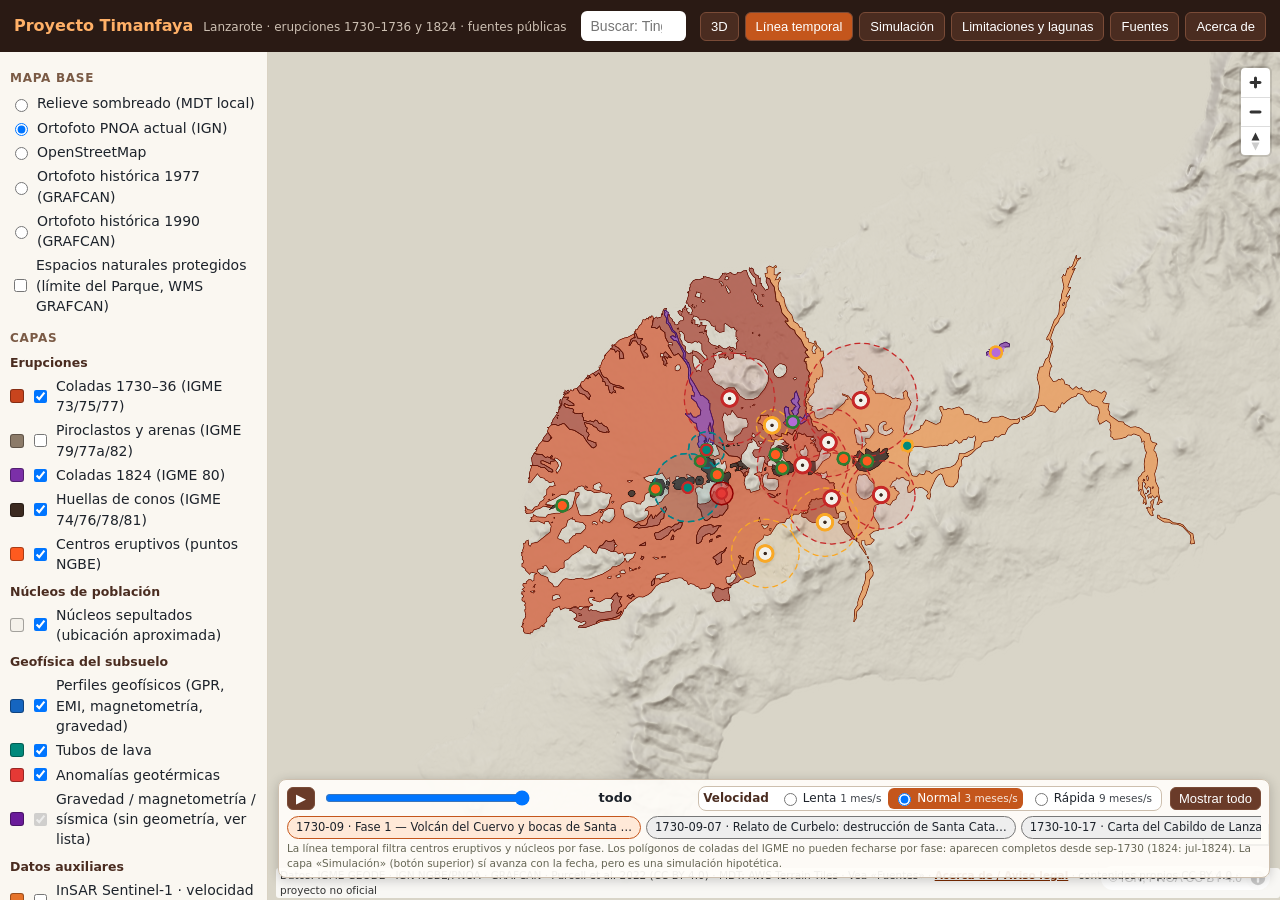
<file: index.html>
<!doctype html>
<html lang="es">
<head>
<meta charset="utf-8">
<title>Proyecto Timanfaya — redirigiendo…</title>
<meta name="viewport" content="width=device-width,initial-scale=1">
<meta http-equiv="refresh" content="0; url=app/">
<link rel="canonical" href="app/">
<script>location.replace('app/' + location.search + location.hash);</script>
</head>
<body>
<p>Redirigiendo al visor… Si no ocurre automáticamente, abre <a href="app/">Proyecto Timanfaya (app/)</a>.</p>
</body>
</html>
</file>
<file: app/vendor/maplibre-gl.css>
.maplibregl-map{font:12px/20px Helvetica Neue,Arial,Helvetica,sans-serif;overflow:hidden;position:relative;-webkit-tap-highlight-color:rgb(0 0 0/0)}.maplibregl-canvas{left:0;position:absolute;top:0}.maplibregl-map:fullscreen{height:100%;width:100%}.maplibregl-ctrl-group button.maplibregl-ctrl-compass{touch-action:none}.maplibregl-canvas-container.maplibregl-interactive,.maplibregl-ctrl-group button.maplibregl-ctrl-compass{cursor:grab;-webkit-user-select:none;-moz-user-select:none;user-select:none}.maplibregl-canvas-container.maplibregl-interactive.maplibregl-track-pointer{cursor:pointer}.maplibregl-canvas-container.maplibregl-interactive:active,.maplibregl-ctrl-group button.maplibregl-ctrl-compass:active{cursor:grabbing}.maplibregl-canvas-container.maplibregl-touch-zoom-rotate,.maplibregl-canvas-container.maplibregl-touch-zoom-rotate .maplibregl-canvas{touch-action:pan-x pan-y}.maplibregl-canvas-container.maplibregl-touch-drag-pan,.maplibregl-canvas-container.maplibregl-touch-drag-pan .maplibregl-canvas{touch-action:pinch-zoom}.maplibregl-canvas-container.maplibregl-touch-zoom-rotate.maplibregl-touch-drag-pan,.maplibregl-canvas-container.maplibregl-touch-zoom-rotate.maplibregl-touch-drag-pan .maplibregl-canvas{touch-action:none}.maplibregl-canvas-container.maplibregl-touch-drag-pan.maplibregl-cooperative-gestures,.maplibregl-canvas-container.maplibregl-touch-drag-pan.maplibregl-cooperative-gestures .maplibregl-canvas{touch-action:pan-x pan-y}.maplibregl-ctrl-bottom-left,.maplibregl-ctrl-bottom-right,.maplibregl-ctrl-top-left,.maplibregl-ctrl-top-right{pointer-events:none;position:absolute;z-index:2}.maplibregl-ctrl-top-left{left:0;top:0}.maplibregl-ctrl-top-right{right:0;top:0}.maplibregl-ctrl-bottom-left{bottom:0;left:0}.maplibregl-ctrl-bottom-right{bottom:0;right:0}.maplibregl-ctrl{clear:both;pointer-events:auto;transform:translate(0)}.maplibregl-ctrl-top-left .maplibregl-ctrl{float:left;margin:10px 0 0 10px}.maplibregl-ctrl-top-right .maplibregl-ctrl{float:right;margin:10px 10px 0 0}.maplibregl-ctrl-bottom-left .maplibregl-ctrl{float:left;margin:0 0 10px 10px}.maplibregl-ctrl-bottom-right .maplibregl-ctrl{float:right;margin:0 10px 10px 0}.maplibregl-ctrl-group{background:#fff;border-radius:4px}.maplibregl-ctrl-group:not(:empty){box-shadow:0 0 0 2px rgba(0,0,0,.1)}@media (forced-colors:active){.maplibregl-ctrl-group:not(:empty){box-shadow:0 0 0 2px ButtonText}}.maplibregl-ctrl-group button{background-color:transparent;border:0;box-sizing:border-box;cursor:pointer;display:block;height:29px;outline:none;padding:0;width:29px}.maplibregl-ctrl-group button+button{border-top:1px solid #ddd}.maplibregl-ctrl button .maplibregl-ctrl-icon{background-position:50%;background-repeat:no-repeat;display:block;height:100%;width:100%}@media (forced-colors:active){.maplibregl-ctrl-icon{background-color:transparent}.maplibregl-ctrl-group button+button{border-top:1px solid ButtonText}}.maplibregl-ctrl button::-moz-focus-inner{border:0;padding:0}.maplibregl-ctrl-attrib-button:focus,.maplibregl-ctrl-group button:focus{box-shadow:0 0 2px 2px #0096ff}.maplibregl-ctrl button:disabled{cursor:not-allowed}.maplibregl-ctrl button:disabled .maplibregl-ctrl-icon{opacity:.25}.maplibregl-ctrl button:not(:disabled):hover{background-color:rgb(0 0 0/5%)}.maplibregl-ctrl-group button:focus:focus-visible{box-shadow:0 0 2px 2px #0096ff}.maplibregl-ctrl-group button:focus:not(:focus-visible){box-shadow:none}.maplibregl-ctrl-group button:focus:first-child{border-radius:4px 4px 0 0}.maplibregl-ctrl-group button:focus:last-child{border-radius:0 0 4px 4px}.maplibregl-ctrl-group button:focus:only-child{border-radius:inherit}.maplibregl-ctrl button.maplibregl-ctrl-zoom-out .maplibregl-ctrl-icon{background-image:url("data:image/svg+xml;charset=utf-8,%3Csvg xmlns='http://www.w3.org/2000/svg' width='29' height='29' fill='%23333' viewBox='0 0 29 29'%3E%3Cpath d='M10 13c-.75 0-1.5.75-1.5 1.5S9.25 16 10 16h9c.75 0 1.5-.75 1.5-1.5S19.75 13 19 13z'/%3E%3C/svg%3E")}.maplibregl-ctrl button.maplibregl-ctrl-zoom-in .maplibregl-ctrl-icon{background-image:url("data:image/svg+xml;charset=utf-8,%3Csvg xmlns='http://www.w3.org/2000/svg' width='29' height='29' fill='%23333' viewBox='0 0 29 29'%3E%3Cpath d='M14.5 8.5c-.75 0-1.5.75-1.5 1.5v3h-3c-.75 0-1.5.75-1.5 1.5S9.25 16 10 16h3v3c0 .75.75 1.5 1.5 1.5S16 19.75 16 19v-3h3c.75 0 1.5-.75 1.5-1.5S19.75 13 19 13h-3v-3c0-.75-.75-1.5-1.5-1.5'/%3E%3C/svg%3E")}@media (forced-colors:active){.maplibregl-ctrl button.maplibregl-ctrl-zoom-out .maplibregl-ctrl-icon{background-image:url("data:image/svg+xml;charset=utf-8,%3Csvg xmlns='http://www.w3.org/2000/svg' width='29' height='29' fill='%23fff' viewBox='0 0 29 29'%3E%3Cpath d='M10 13c-.75 0-1.5.75-1.5 1.5S9.25 16 10 16h9c.75 0 1.5-.75 1.5-1.5S19.75 13 19 13z'/%3E%3C/svg%3E")}.maplibregl-ctrl button.maplibregl-ctrl-zoom-in .maplibregl-ctrl-icon{background-image:url("data:image/svg+xml;charset=utf-8,%3Csvg xmlns='http://www.w3.org/2000/svg' width='29' height='29' fill='%23fff' viewBox='0 0 29 29'%3E%3Cpath d='M14.5 8.5c-.75 0-1.5.75-1.5 1.5v3h-3c-.75 0-1.5.75-1.5 1.5S9.25 16 10 16h3v3c0 .75.75 1.5 1.5 1.5S16 19.75 16 19v-3h3c.75 0 1.5-.75 1.5-1.5S19.75 13 19 13h-3v-3c0-.75-.75-1.5-1.5-1.5'/%3E%3C/svg%3E")}}@media (forced-colors:active) and (prefers-color-scheme:light){.maplibregl-ctrl button.maplibregl-ctrl-zoom-out .maplibregl-ctrl-icon{background-image:url("data:image/svg+xml;charset=utf-8,%3Csvg xmlns='http://www.w3.org/2000/svg' width='29' height='29' viewBox='0 0 29 29'%3E%3Cpath d='M10 13c-.75 0-1.5.75-1.5 1.5S9.25 16 10 16h9c.75 0 1.5-.75 1.5-1.5S19.75 13 19 13z'/%3E%3C/svg%3E")}.maplibregl-ctrl button.maplibregl-ctrl-zoom-in .maplibregl-ctrl-icon{background-image:url("data:image/svg+xml;charset=utf-8,%3Csvg xmlns='http://www.w3.org/2000/svg' width='29' height='29' viewBox='0 0 29 29'%3E%3Cpath d='M14.5 8.5c-.75 0-1.5.75-1.5 1.5v3h-3c-.75 0-1.5.75-1.5 1.5S9.25 16 10 16h3v3c0 .75.75 1.5 1.5 1.5S16 19.75 16 19v-3h3c.75 0 1.5-.75 1.5-1.5S19.75 13 19 13h-3v-3c0-.75-.75-1.5-1.5-1.5'/%3E%3C/svg%3E")}}.maplibregl-ctrl button.maplibregl-ctrl-fullscreen .maplibregl-ctrl-icon{background-image:url("data:image/svg+xml;charset=utf-8,%3Csvg xmlns='http://www.w3.org/2000/svg' width='29' height='29' fill='%23333' viewBox='0 0 29 29'%3E%3Cpath d='M24 16v5.5c0 1.75-.75 2.5-2.5 2.5H16v-1l3-1.5-4-5.5 1-1 5.5 4 1.5-3zM6 16l1.5 3 5.5-4 1 1-4 5.5 3 1.5v1H7.5C5.75 24 5 23.25 5 21.5V16zm7-11v1l-3 1.5 4 5.5-1 1-5.5-4L6 13H5V7.5C5 5.75 5.75 5 7.5 5zm11 2.5c0-1.75-.75-2.5-2.5-2.5H16v1l3 1.5-4 5.5 1 1 5.5-4 1.5 3h1z'/%3E%3C/svg%3E")}.maplibregl-ctrl button.maplibregl-ctrl-shrink .maplibregl-ctrl-icon{background-image:url("data:image/svg+xml;charset=utf-8,%3Csvg xmlns='http://www.w3.org/2000/svg' width='29' height='29' viewBox='0 0 29 29'%3E%3Cpath d='M18.5 16c-1.75 0-2.5.75-2.5 2.5V24h1l1.5-3 5.5 4 1-1-4-5.5 3-1.5v-1zM13 18.5c0-1.75-.75-2.5-2.5-2.5H5v1l3 1.5L4 24l1 1 5.5-4 1.5 3h1zm3-8c0 1.75.75 2.5 2.5 2.5H24v-1l-3-1.5L25 5l-1-1-5.5 4L17 5h-1zM10.5 13c1.75 0 2.5-.75 2.5-2.5V5h-1l-1.5 3L5 4 4 5l4 5.5L5 12v1z'/%3E%3C/svg%3E")}@media (forced-colors:active){.maplibregl-ctrl button.maplibregl-ctrl-fullscreen .maplibregl-ctrl-icon{background-image:url("data:image/svg+xml;charset=utf-8,%3Csvg xmlns='http://www.w3.org/2000/svg' width='29' height='29' fill='%23fff' viewBox='0 0 29 29'%3E%3Cpath d='M24 16v5.5c0 1.75-.75 2.5-2.5 2.5H16v-1l3-1.5-4-5.5 1-1 5.5 4 1.5-3zM6 16l1.5 3 5.5-4 1 1-4 5.5 3 1.5v1H7.5C5.75 24 5 23.25 5 21.5V16zm7-11v1l-3 1.5 4 5.5-1 1-5.5-4L6 13H5V7.5C5 5.75 5.75 5 7.5 5zm11 2.5c0-1.75-.75-2.5-2.5-2.5H16v1l3 1.5-4 5.5 1 1 5.5-4 1.5 3h1z'/%3E%3C/svg%3E")}.maplibregl-ctrl button.maplibregl-ctrl-shrink .maplibregl-ctrl-icon{background-image:url("data:image/svg+xml;charset=utf-8,%3Csvg xmlns='http://www.w3.org/2000/svg' width='29' height='29' fill='%23fff' viewBox='0 0 29 29'%3E%3Cpath d='M18.5 16c-1.75 0-2.5.75-2.5 2.5V24h1l1.5-3 5.5 4 1-1-4-5.5 3-1.5v-1zM13 18.5c0-1.75-.75-2.5-2.5-2.5H5v1l3 1.5L4 24l1 1 5.5-4 1.5 3h1zm3-8c0 1.75.75 2.5 2.5 2.5H24v-1l-3-1.5L25 5l-1-1-5.5 4L17 5h-1zM10.5 13c1.75 0 2.5-.75 2.5-2.5V5h-1l-1.5 3L5 4 4 5l4 5.5L5 12v1z'/%3E%3C/svg%3E")}}@media (forced-colors:active) and (prefers-color-scheme:light){.maplibregl-ctrl button.maplibregl-ctrl-fullscreen .maplibregl-ctrl-icon{background-image:url("data:image/svg+xml;charset=utf-8,%3Csvg xmlns='http://www.w3.org/2000/svg' width='29' height='29' viewBox='0 0 29 29'%3E%3Cpath d='M24 16v5.5c0 1.75-.75 2.5-2.5 2.5H16v-1l3-1.5-4-5.5 1-1 5.5 4 1.5-3zM6 16l1.5 3 5.5-4 1 1-4 5.5 3 1.5v1H7.5C5.75 24 5 23.25 5 21.5V16zm7-11v1l-3 1.5 4 5.5-1 1-5.5-4L6 13H5V7.5C5 5.75 5.75 5 7.5 5zm11 2.5c0-1.75-.75-2.5-2.5-2.5H16v1l3 1.5-4 5.5 1 1 5.5-4 1.5 3h1z'/%3E%3C/svg%3E")}.maplibregl-ctrl button.maplibregl-ctrl-shrink .maplibregl-ctrl-icon{background-image:url("data:image/svg+xml;charset=utf-8,%3Csvg xmlns='http://www.w3.org/2000/svg' width='29' height='29' viewBox='0 0 29 29'%3E%3Cpath d='M18.5 16c-1.75 0-2.5.75-2.5 2.5V24h1l1.5-3 5.5 4 1-1-4-5.5 3-1.5v-1zM13 18.5c0-1.75-.75-2.5-2.5-2.5H5v1l3 1.5L4 24l1 1 5.5-4 1.5 3h1zm3-8c0 1.75.75 2.5 2.5 2.5H24v-1l-3-1.5L25 5l-1-1-5.5 4L17 5h-1zM10.5 13c1.75 0 2.5-.75 2.5-2.5V5h-1l-1.5 3L5 4 4 5l4 5.5L5 12v1z'/%3E%3C/svg%3E")}}.maplibregl-ctrl button.maplibregl-ctrl-compass .maplibregl-ctrl-icon{background-image:url("data:image/svg+xml;charset=utf-8,%3Csvg xmlns='http://www.w3.org/2000/svg' width='29' height='29' fill='%23333' viewBox='0 0 29 29'%3E%3Cpath d='m10.5 14 4-8 4 8z'/%3E%3Cpath fill='%23ccc' d='m10.5 16 4 8 4-8z'/%3E%3C/svg%3E")}@media (forced-colors:active){.maplibregl-ctrl button.maplibregl-ctrl-compass .maplibregl-ctrl-icon{background-image:url("data:image/svg+xml;charset=utf-8,%3Csvg xmlns='http://www.w3.org/2000/svg' width='29' height='29' fill='%23fff' viewBox='0 0 29 29'%3E%3Cpath d='m10.5 14 4-8 4 8z'/%3E%3Cpath fill='%23ccc' d='m10.5 16 4 8 4-8z'/%3E%3C/svg%3E")}}@media (forced-colors:active) and (prefers-color-scheme:light){.maplibregl-ctrl button.maplibregl-ctrl-compass .maplibregl-ctrl-icon{background-image:url("data:image/svg+xml;charset=utf-8,%3Csvg xmlns='http://www.w3.org/2000/svg' width='29' height='29' viewBox='0 0 29 29'%3E%3Cpath d='m10.5 14 4-8 4 8z'/%3E%3Cpath fill='%23ccc' d='m10.5 16 4 8 4-8z'/%3E%3C/svg%3E")}}.maplibregl-ctrl button.maplibregl-ctrl-terrain .maplibregl-ctrl-icon{background-image:url("data:image/svg+xml;charset=utf-8,%3Csvg xmlns='http://www.w3.org/2000/svg' width='22' height='22' fill='%23333' viewBox='0 0 22 22'%3E%3Cpath d='m1.754 13.406 4.453-4.851 3.09 3.09 3.281 3.277.969-.969-3.309-3.312 3.844-4.121 6.148 6.886h1.082v-.855l-7.207-8.07-4.84 5.187L6.169 6.57l-5.48 5.965v.871ZM.688 16.844h20.625v1.375H.688Zm0 0'/%3E%3C/svg%3E")}.maplibregl-ctrl button.maplibregl-ctrl-terrain-enabled .maplibregl-ctrl-icon{background-image:url("data:image/svg+xml;charset=utf-8,%3Csvg xmlns='http://www.w3.org/2000/svg' width='22' height='22' fill='%2333b5e5' viewBox='0 0 22 22'%3E%3Cpath d='m1.754 13.406 4.453-4.851 3.09 3.09 3.281 3.277.969-.969-3.309-3.312 3.844-4.121 6.148 6.886h1.082v-.855l-7.207-8.07-4.84 5.187L6.169 6.57l-5.48 5.965v.871ZM.688 16.844h20.625v1.375H.688Zm0 0'/%3E%3C/svg%3E")}.maplibregl-ctrl button.maplibregl-ctrl-geolocate .maplibregl-ctrl-icon{background-image:url("data:image/svg+xml;charset=utf-8,%3Csvg xmlns='http://www.w3.org/2000/svg' width='29' height='29' fill='%23333' viewBox='0 0 20 20'%3E%3Cpath d='M10 4C9 4 9 5 9 5v.1A5 5 0 0 0 5.1 9H5s-1 0-1 1 1 1 1 1h.1A5 5 0 0 0 9 14.9v.1s0 1 1 1 1-1 1-1v-.1a5 5 0 0 0 3.9-3.9h.1s1 0 1-1-1-1-1-1h-.1A5 5 0 0 0 11 5.1V5s0-1-1-1m0 2.5a3.5 3.5 0 1 1 0 7 3.5 3.5 0 1 1 0-7'/%3E%3Ccircle cx='10' cy='10' r='2'/%3E%3C/svg%3E")}.maplibregl-ctrl button.maplibregl-ctrl-geolocate:disabled .maplibregl-ctrl-icon{background-image:url("data:image/svg+xml;charset=utf-8,%3Csvg xmlns='http://www.w3.org/2000/svg' width='29' height='29' fill='%23aaa' viewBox='0 0 20 20'%3E%3Cpath d='M10 4C9 4 9 5 9 5v.1A5 5 0 0 0 5.1 9H5s-1 0-1 1 1 1 1 1h.1A5 5 0 0 0 9 14.9v.1s0 1 1 1 1-1 1-1v-.1a5 5 0 0 0 3.9-3.9h.1s1 0 1-1-1-1-1-1h-.1A5 5 0 0 0 11 5.1V5s0-1-1-1m0 2.5a3.5 3.5 0 1 1 0 7 3.5 3.5 0 1 1 0-7'/%3E%3Ccircle cx='10' cy='10' r='2'/%3E%3Cpath fill='red' d='m14 5 1 1-9 9-1-1z'/%3E%3C/svg%3E")}.maplibregl-ctrl button.maplibregl-ctrl-geolocate.maplibregl-ctrl-geolocate-active .maplibregl-ctrl-icon{background-image:url("data:image/svg+xml;charset=utf-8,%3Csvg xmlns='http://www.w3.org/2000/svg' width='29' height='29' fill='%2333b5e5' viewBox='0 0 20 20'%3E%3Cpath d='M10 4C9 4 9 5 9 5v.1A5 5 0 0 0 5.1 9H5s-1 0-1 1 1 1 1 1h.1A5 5 0 0 0 9 14.9v.1s0 1 1 1 1-1 1-1v-.1a5 5 0 0 0 3.9-3.9h.1s1 0 1-1-1-1-1-1h-.1A5 5 0 0 0 11 5.1V5s0-1-1-1m0 2.5a3.5 3.5 0 1 1 0 7 3.5 3.5 0 1 1 0-7'/%3E%3Ccircle cx='10' cy='10' r='2'/%3E%3C/svg%3E")}.maplibregl-ctrl button.maplibregl-ctrl-geolocate.maplibregl-ctrl-geolocate-active-error .maplibregl-ctrl-icon{background-image:url("data:image/svg+xml;charset=utf-8,%3Csvg xmlns='http://www.w3.org/2000/svg' width='29' height='29' fill='%23e58978' viewBox='0 0 20 20'%3E%3Cpath d='M10 4C9 4 9 5 9 5v.1A5 5 0 0 0 5.1 9H5s-1 0-1 1 1 1 1 1h.1A5 5 0 0 0 9 14.9v.1s0 1 1 1 1-1 1-1v-.1a5 5 0 0 0 3.9-3.9h.1s1 0 1-1-1-1-1-1h-.1A5 5 0 0 0 11 5.1V5s0-1-1-1m0 2.5a3.5 3.5 0 1 1 0 7 3.5 3.5 0 1 1 0-7'/%3E%3Ccircle cx='10' cy='10' r='2'/%3E%3C/svg%3E")}.maplibregl-ctrl button.maplibregl-ctrl-geolocate.maplibregl-ctrl-geolocate-background .maplibregl-ctrl-icon{background-image:url("data:image/svg+xml;charset=utf-8,%3Csvg xmlns='http://www.w3.org/2000/svg' width='29' height='29' fill='%2333b5e5' viewBox='0 0 20 20'%3E%3Cpath d='M10 4C9 4 9 5 9 5v.1A5 5 0 0 0 5.1 9H5s-1 0-1 1 1 1 1 1h.1A5 5 0 0 0 9 14.9v.1s0 1 1 1 1-1 1-1v-.1a5 5 0 0 0 3.9-3.9h.1s1 0 1-1-1-1-1-1h-.1A5 5 0 0 0 11 5.1V5s0-1-1-1m0 2.5a3.5 3.5 0 1 1 0 7 3.5 3.5 0 1 1 0-7'/%3E%3C/svg%3E")}.maplibregl-ctrl button.maplibregl-ctrl-geolocate.maplibregl-ctrl-geolocate-background-error .maplibregl-ctrl-icon{background-image:url("data:image/svg+xml;charset=utf-8,%3Csvg xmlns='http://www.w3.org/2000/svg' width='29' height='29' fill='%23e54e33' viewBox='0 0 20 20'%3E%3Cpath d='M10 4C9 4 9 5 9 5v.1A5 5 0 0 0 5.1 9H5s-1 0-1 1 1 1 1 1h.1A5 5 0 0 0 9 14.9v.1s0 1 1 1 1-1 1-1v-.1a5 5 0 0 0 3.9-3.9h.1s1 0 1-1-1-1-1-1h-.1A5 5 0 0 0 11 5.1V5s0-1-1-1m0 2.5a3.5 3.5 0 1 1 0 7 3.5 3.5 0 1 1 0-7'/%3E%3C/svg%3E")}.maplibregl-ctrl button.maplibregl-ctrl-geolocate.maplibregl-ctrl-geolocate-waiting .maplibregl-ctrl-icon{animation:maplibregl-spin 2s linear infinite}@media (forced-colors:active){.maplibregl-ctrl button.maplibregl-ctrl-geolocate .maplibregl-ctrl-icon{background-image:url("data:image/svg+xml;charset=utf-8,%3Csvg xmlns='http://www.w3.org/2000/svg' width='29' height='29' fill='%23fff' viewBox='0 0 20 20'%3E%3Cpath d='M10 4C9 4 9 5 9 5v.1A5 5 0 0 0 5.1 9H5s-1 0-1 1 1 1 1 1h.1A5 5 0 0 0 9 14.9v.1s0 1 1 1 1-1 1-1v-.1a5 5 0 0 0 3.9-3.9h.1s1 0 1-1-1-1-1-1h-.1A5 5 0 0 0 11 5.1V5s0-1-1-1m0 2.5a3.5 3.5 0 1 1 0 7 3.5 3.5 0 1 1 0-7'/%3E%3Ccircle cx='10' cy='10' r='2'/%3E%3C/svg%3E")}.maplibregl-ctrl button.maplibregl-ctrl-geolocate:disabled .maplibregl-ctrl-icon{background-image:url("data:image/svg+xml;charset=utf-8,%3Csvg xmlns='http://www.w3.org/2000/svg' width='29' height='29' fill='%23999' viewBox='0 0 20 20'%3E%3Cpath d='M10 4C9 4 9 5 9 5v.1A5 5 0 0 0 5.1 9H5s-1 0-1 1 1 1 1 1h.1A5 5 0 0 0 9 14.9v.1s0 1 1 1 1-1 1-1v-.1a5 5 0 0 0 3.9-3.9h.1s1 0 1-1-1-1-1-1h-.1A5 5 0 0 0 11 5.1V5s0-1-1-1m0 2.5a3.5 3.5 0 1 1 0 7 3.5 3.5 0 1 1 0-7'/%3E%3Ccircle cx='10' cy='10' r='2'/%3E%3Cpath fill='red' d='m14 5 1 1-9 9-1-1z'/%3E%3C/svg%3E")}.maplibregl-ctrl button.maplibregl-ctrl-geolocate.maplibregl-ctrl-geolocate-active .maplibregl-ctrl-icon{background-image:url("data:image/svg+xml;charset=utf-8,%3Csvg xmlns='http://www.w3.org/2000/svg' width='29' height='29' fill='%2333b5e5' viewBox='0 0 20 20'%3E%3Cpath d='M10 4C9 4 9 5 9 5v.1A5 5 0 0 0 5.1 9H5s-1 0-1 1 1 1 1 1h.1A5 5 0 0 0 9 14.9v.1s0 1 1 1 1-1 1-1v-.1a5 5 0 0 0 3.9-3.9h.1s1 0 1-1-1-1-1-1h-.1A5 5 0 0 0 11 5.1V5s0-1-1-1m0 2.5a3.5 3.5 0 1 1 0 7 3.5 3.5 0 1 1 0-7'/%3E%3Ccircle cx='10' cy='10' r='2'/%3E%3C/svg%3E")}.maplibregl-ctrl button.maplibregl-ctrl-geolocate.maplibregl-ctrl-geolocate-active-error .maplibregl-ctrl-icon{background-image:url("data:image/svg+xml;charset=utf-8,%3Csvg xmlns='http://www.w3.org/2000/svg' width='29' height='29' fill='%23e58978' viewBox='0 0 20 20'%3E%3Cpath d='M10 4C9 4 9 5 9 5v.1A5 5 0 0 0 5.1 9H5s-1 0-1 1 1 1 1 1h.1A5 5 0 0 0 9 14.9v.1s0 1 1 1 1-1 1-1v-.1a5 5 0 0 0 3.9-3.9h.1s1 0 1-1-1-1-1-1h-.1A5 5 0 0 0 11 5.1V5s0-1-1-1m0 2.5a3.5 3.5 0 1 1 0 7 3.5 3.5 0 1 1 0-7'/%3E%3Ccircle cx='10' cy='10' r='2'/%3E%3C/svg%3E")}.maplibregl-ctrl button.maplibregl-ctrl-geolocate.maplibregl-ctrl-geolocate-background .maplibregl-ctrl-icon{background-image:url("data:image/svg+xml;charset=utf-8,%3Csvg xmlns='http://www.w3.org/2000/svg' width='29' height='29' fill='%2333b5e5' viewBox='0 0 20 20'%3E%3Cpath d='M10 4C9 4 9 5 9 5v.1A5 5 0 0 0 5.1 9H5s-1 0-1 1 1 1 1 1h.1A5 5 0 0 0 9 14.9v.1s0 1 1 1 1-1 1-1v-.1a5 5 0 0 0 3.9-3.9h.1s1 0 1-1-1-1-1-1h-.1A5 5 0 0 0 11 5.1V5s0-1-1-1m0 2.5a3.5 3.5 0 1 1 0 7 3.5 3.5 0 1 1 0-7'/%3E%3C/svg%3E")}.maplibregl-ctrl button.maplibregl-ctrl-geolocate.maplibregl-ctrl-geolocate-background-error .maplibregl-ctrl-icon{background-image:url("data:image/svg+xml;charset=utf-8,%3Csvg xmlns='http://www.w3.org/2000/svg' width='29' height='29' fill='%23e54e33' viewBox='0 0 20 20'%3E%3Cpath d='M10 4C9 4 9 5 9 5v.1A5 5 0 0 0 5.1 9H5s-1 0-1 1 1 1 1 1h.1A5 5 0 0 0 9 14.9v.1s0 1 1 1 1-1 1-1v-.1a5 5 0 0 0 3.9-3.9h.1s1 0 1-1-1-1-1-1h-.1A5 5 0 0 0 11 5.1V5s0-1-1-1m0 2.5a3.5 3.5 0 1 1 0 7 3.5 3.5 0 1 1 0-7'/%3E%3C/svg%3E")}}@media (forced-colors:active) and (prefers-color-scheme:light){.maplibregl-ctrl button.maplibregl-ctrl-geolocate .maplibregl-ctrl-icon{background-image:url("data:image/svg+xml;charset=utf-8,%3Csvg xmlns='http://www.w3.org/2000/svg' width='29' height='29' viewBox='0 0 20 20'%3E%3Cpath d='M10 4C9 4 9 5 9 5v.1A5 5 0 0 0 5.1 9H5s-1 0-1 1 1 1 1 1h.1A5 5 0 0 0 9 14.9v.1s0 1 1 1 1-1 1-1v-.1a5 5 0 0 0 3.9-3.9h.1s1 0 1-1-1-1-1-1h-.1A5 5 0 0 0 11 5.1V5s0-1-1-1m0 2.5a3.5 3.5 0 1 1 0 7 3.5 3.5 0 1 1 0-7'/%3E%3Ccircle cx='10' cy='10' r='2'/%3E%3C/svg%3E")}.maplibregl-ctrl button.maplibregl-ctrl-geolocate:disabled .maplibregl-ctrl-icon{background-image:url("data:image/svg+xml;charset=utf-8,%3Csvg xmlns='http://www.w3.org/2000/svg' width='29' height='29' fill='%23666' viewBox='0 0 20 20'%3E%3Cpath d='M10 4C9 4 9 5 9 5v.1A5 5 0 0 0 5.1 9H5s-1 0-1 1 1 1 1 1h.1A5 5 0 0 0 9 14.9v.1s0 1 1 1 1-1 1-1v-.1a5 5 0 0 0 3.9-3.9h.1s1 0 1-1-1-1-1-1h-.1A5 5 0 0 0 11 5.1V5s0-1-1-1m0 2.5a3.5 3.5 0 1 1 0 7 3.5 3.5 0 1 1 0-7'/%3E%3Ccircle cx='10' cy='10' r='2'/%3E%3Cpath fill='red' d='m14 5 1 1-9 9-1-1z'/%3E%3C/svg%3E")}}@keyframes maplibregl-spin{0%{transform:rotate(0deg)}to{transform:rotate(1turn)}}a.maplibregl-ctrl-logo{background-image:url("data:image/svg+xml;charset=utf-8,%3Csvg xmlns='http://www.w3.org/2000/svg' width='88' height='23' fill='none'%3E%3Cpath fill='%23000' fill-opacity='.4' fill-rule='evenodd' d='M17.408 16.796h-1.827l2.501-12.095h.198l3.324 6.533.988 2.19.988-2.19 3.258-6.533h.181l2.6 12.095h-1.81l-1.218-5.644-.362-1.71-.658 1.71-2.929 5.644h-.098l-2.914-5.644-.757-1.71-.345 1.71zm1.958-3.42-.726 3.663a1.255 1.255 0 0 1-1.232 1.011h-1.827a1.255 1.255 0 0 1-1.229-1.509l2.501-12.095a1.255 1.255 0 0 1 1.23-1.001h.197a1.25 1.25 0 0 1 1.12.685l3.19 6.273 3.125-6.263a1.25 1.25 0 0 1 1.123-.695h.181a1.255 1.255 0 0 1 1.227.991l1.443 6.71a5 5 0 0 1 .314-.787l.009-.016a4.6 4.6 0 0 1 1.777-1.887c.782-.46 1.668-.667 2.611-.667a4.6 4.6 0 0 1 1.7.32l.306.134c.21-.16.474-.256.759-.256h1.694a1.255 1.255 0 0 1 1.212.925 1.255 1.255 0 0 1 1.212-.925h1.711c.284 0 .545.094.755.252.613-.3 1.312-.45 2.075-.45 1.356 0 2.557.445 3.482 1.4q.47.48.763 1.064V4.701a1.255 1.255 0 0 1 1.255-1.255h1.86A1.255 1.255 0 0 1 54.44 4.7v9.194h2.217c.19 0 .37.043.532.118v-4.77c0-.356.147-.678.385-.906a2.42 2.42 0 0 1-.682-1.71c0-.665.267-1.253.735-1.7a2.45 2.45 0 0 1 1.722-.674 2.43 2.43 0 0 1 1.705.675q.318.302.504.683V4.7a1.255 1.255 0 0 1 1.255-1.255h1.744A1.255 1.255 0 0 1 65.812 4.7v3.335a4.8 4.8 0 0 1 1.526-.246c.938 0 1.817.214 2.59.69a4.47 4.47 0 0 1 1.67 1.743v-.98a1.255 1.255 0 0 1 1.256-1.256h1.777c.233 0 .451.064.639.174a3.4 3.4 0 0 1 1.567-.372c.346 0 .861.02 1.285.232a1.25 1.25 0 0 1 .689 1.004 4.7 4.7 0 0 1 .853-.588c.795-.44 1.675-.647 2.61-.647 1.385 0 2.65.39 3.525 1.396.836.938 1.168 2.173 1.168 3.528q-.001.515-.056 1.051a1.255 1.255 0 0 1-.947 1.09l.408.952a1.255 1.255 0 0 1-.477 1.552c-.418.268-.92.463-1.458.612-.613.171-1.304.244-2.049.244-1.06 0-2.043-.207-2.886-.698l-.015-.008c-.798-.48-1.419-1.135-1.818-1.963l-.004-.008a5.8 5.8 0 0 1-.548-2.512q0-.429.053-.843a1.3 1.3 0 0 1-.333-.086l-.166-.004c-.223 0-.426.062-.643.228-.03.024-.142.139-.142.59v3.883a1.255 1.255 0 0 1-1.256 1.256h-1.777a1.255 1.255 0 0 1-1.256-1.256V15.69l-.032.057a4.8 4.8 0 0 1-1.86 1.833 5.04 5.04 0 0 1-2.484.634 4.5 4.5 0 0 1-1.935-.424 1.25 1.25 0 0 1-.764.258h-1.71a1.255 1.255 0 0 1-1.256-1.255V7.687a2.4 2.4 0 0 1-.428.625c.253.23.412.561.412.93v7.553a1.255 1.255 0 0 1-1.256 1.255h-1.843a1.25 1.25 0 0 1-.894-.373c-.228.23-.544.373-.894.373H51.32a1.255 1.255 0 0 1-1.256-1.255v-1.251l-.061.117a4.7 4.7 0 0 1-1.782 1.884 4.77 4.77 0 0 1-2.485.67 5.6 5.6 0 0 1-1.485-.188l.009 2.764a1.255 1.255 0 0 1-1.255 1.259h-1.729a1.255 1.255 0 0 1-1.255-1.255v-3.537a1.255 1.255 0 0 1-1.167.793h-1.679a1.25 1.25 0 0 1-.77-.263 4.5 4.5 0 0 1-1.945.429c-.885 0-1.724-.21-2.495-.632l-.017-.01a5 5 0 0 1-1.081-.836 1.255 1.255 0 0 1-1.254 1.312h-1.81a1.255 1.255 0 0 1-1.228-.99l-.782-3.625-2.044 3.939a1.25 1.25 0 0 1-1.115.676h-.098a1.25 1.25 0 0 1-1.116-.68l-2.061-3.994zM35.92 16.63l.207-.114.223-.15q.493-.356.735-.785l.061-.118.033 1.332h1.678V9.242h-1.694l-.033 1.267q-.133-.329-.526-.658l-.032-.028a3.2 3.2 0 0 0-.668-.428l-.27-.12a3.3 3.3 0 0 0-1.235-.23q-1.136-.001-1.974.493a3.36 3.36 0 0 0-1.3 1.382q-.445.89-.444 2.074 0 1.2.51 2.107a3.8 3.8 0 0 0 1.382 1.381 3.9 3.9 0 0 0 1.893.477q.795 0 1.455-.33zm-2.789-5.38q-.576.675-.575 1.762 0 1.102.559 1.794.576.675 1.645.675a2.25 2.25 0 0 0 .934-.19 2.2 2.2 0 0 0 .468-.29l.178-.161a2.2 2.2 0 0 0 .397-.561q.244-.5.244-1.15v-.115q0-.708-.296-1.267l-.043-.077a2.2 2.2 0 0 0-.633-.709l-.13-.086-.047-.028a2.1 2.1 0 0 0-1.073-.285q-1.052 0-1.629.692zm2.316 2.706c.163-.17.28-.407.28-.83v-.114c0-.292-.06-.508-.15-.68a.96.96 0 0 0-.353-.389.85.85 0 0 0-.464-.127c-.4 0-.56.114-.664.239l-.01.012c-.148.174-.275.45-.275.945 0 .506.122.801.27.99.097.11.266.224.68.224.303 0 .504-.09.687-.269zm7.545 1.705a2.6 2.6 0 0 0 .331.423q.319.33.755.548l.173.074q.65.255 1.49.255 1.02 0 1.844-.493a3.45 3.45 0 0 0 1.316-1.4q.493-.904.493-2.089 0-1.909-.988-2.913-.988-1.02-2.584-1.02-.898 0-1.575.347a3 3 0 0 0-.415.262l-.199.166a3.4 3.4 0 0 0-.64.82V9.242h-1.712v11.553h1.729l-.017-5.134zm.53-1.138q.206.29.48.5l.155.11.053.034q.51.296 1.119.297 1.07 0 1.645-.675.577-.69.576-1.762 0-1.119-.576-1.777-.558-.675-1.645-.675-.435 0-.835.16a2 2 0 0 0-.284.136 2 2 0 0 0-.363.254 2.2 2.2 0 0 0-.46.569l-.082.162a2.6 2.6 0 0 0-.213 1.072v.115q0 .707.296 1.267l.135.211zm.964-.818a1.1 1.1 0 0 0 .367.385.94.94 0 0 0 .476.118c.423 0 .59-.117.687-.23.159-.194.28-.478.28-.95 0-.53-.133-.8-.266-.952l-.021-.025c-.078-.094-.231-.221-.68-.221a1 1 0 0 0-.503.135l-.012.007a.86.86 0 0 0-.335.343c-.073.133-.132.324-.132.614v.115a1.4 1.4 0 0 0 .14.66zm15.7-6.222q.347-.346.346-.856a1.05 1.05 0 0 0-.345-.79 1.18 1.18 0 0 0-.84-.329q-.51 0-.855.33a1.05 1.05 0 0 0-.346.79q0 .51.346.855.345.346.856.346.51 0 .839-.346zm4.337 9.314.033-1.332q.191.403.59.747l.098.081a4 4 0 0 0 .316.224l.223.122a3.2 3.2 0 0 0 1.44.322 3.8 3.8 0 0 0 1.875-.477 3.5 3.5 0 0 0 1.382-1.366q.527-.89.526-2.09 0-1.184-.444-2.073a3.24 3.24 0 0 0-1.283-1.399q-.823-.51-1.942-.51a3.5 3.5 0 0 0-1.527.344l-.086.043-.165.09a3 3 0 0 0-.33.214q-.432.315-.656.707a2 2 0 0 0-.099.198l.082-1.283V4.701h-1.744v12.095zm.473-2.509a2.5 2.5 0 0 0 .566.7q.117.098.245.18l.144.08a2.1 2.1 0 0 0 .975.232q1.07 0 1.645-.675.576-.69.576-1.778 0-1.102-.576-1.777-.56-.691-1.645-.692a2.2 2.2 0 0 0-1.015.235q-.22.113-.415.282l-.15.142a2.1 2.1 0 0 0-.42.594q-.223.479-.223 1.1v.115q0 .705.293 1.26zm2.616-.293c.157-.191.28-.479.28-.967 0-.51-.13-.79-.276-.961l-.021-.026c-.082-.1-.232-.225-.67-.225a.87.87 0 0 0-.681.279l-.012.011c-.154.155-.274.38-.274.807v.115c0 .285.057.499.144.669a1.1 1.1 0 0 0 .367.405c.137.082.28.123.455.123.423 0 .59-.118.686-.23zm8.266-3.013q.345-.13.724-.14l.069-.002q.493 0 .642.099l.247-1.794q-.196-.099-.717-.099a2.3 2.3 0 0 0-.545.063 2 2 0 0 0-.411.148 2.2 2.2 0 0 0-.4.249 2.5 2.5 0 0 0-.485.499 2.7 2.7 0 0 0-.32.581l-.05.137v-1.48h-1.778v7.553h1.777v-3.884q0-.546.159-.943a1.5 1.5 0 0 1 .466-.636 2.5 2.5 0 0 1 .399-.253 2 2 0 0 1 .224-.099zm9.784 2.656.05-.922q0-1.743-.856-2.698-.838-.97-2.584-.97-1.119-.001-2.007.493a3.46 3.46 0 0 0-1.4 1.382q-.493.906-.493 2.106 0 1.07.428 1.975.428.89 1.332 1.432.906.526 2.255.526.973 0 1.668-.185l.044-.012.135-.04q.613-.184.984-.421l-.542-1.267q-.3.162-.642.274l-.297.087q-.51.131-1.3.131-.954 0-1.497-.444a1.6 1.6 0 0 1-.192-.193q-.366-.44-.512-1.234l-.004-.021zm-5.427-1.256-.003.022h3.752v-.138q-.011-.727-.288-1.118a1 1 0 0 0-.156-.176q-.46-.428-1.316-.428-.986 0-1.494.604-.379.45-.494 1.234zm-27.053 2.77V4.7h-1.86v12.095h5.333V15.15zm7.103-5.908v7.553h-1.843V9.242h1.843z'/%3E%3Cpath fill='%23fff' d='m19.63 11.151-.757-1.71-.345 1.71-1.12 5.644h-1.827L18.083 4.7h.197l3.325 6.533.988 2.19.988-2.19L26.839 4.7h.181l2.6 12.095h-1.81l-1.218-5.644-.362-1.71-.658 1.71-2.93 5.644h-.098l-2.913-5.644zm14.836 5.81q-1.02 0-1.893-.478a3.8 3.8 0 0 1-1.381-1.382q-.51-.906-.51-2.106 0-1.185.444-2.074a3.36 3.36 0 0 1 1.3-1.382q.839-.494 1.974-.494a3.3 3.3 0 0 1 1.234.231 3.3 3.3 0 0 1 .97.575q.396.33.527.659l.033-1.267h1.694v7.553H37.18l-.033-1.332q-.279.593-1.02 1.053a3.17 3.17 0 0 1-1.662.444zm.296-1.482q.938 0 1.58-.642.642-.66.642-1.711v-.115q0-.708-.296-1.267a2.2 2.2 0 0 0-.807-.872 2.1 2.1 0 0 0-1.119-.313q-1.053 0-1.629.692-.575.675-.575 1.76 0 1.103.559 1.795.577.675 1.645.675zm6.521-6.237h1.711v1.4q.906-1.597 2.83-1.597 1.596 0 2.584 1.02.988 1.005.988 2.914 0 1.185-.493 2.09a3.46 3.46 0 0 1-1.316 1.399 3.5 3.5 0 0 1-1.844.493q-.954 0-1.662-.329a2.67 2.67 0 0 1-1.086-.97l.017 5.134h-1.728zm4.048 6.22q1.07 0 1.645-.674.577-.69.576-1.762 0-1.119-.576-1.777-.558-.675-1.645-.675-.592 0-1.12.296-.51.28-.822.823-.296.527-.296 1.234v.115q0 .708.296 1.267.313.543.823.855.51.296 1.119.297z'/%3E%3Cpath fill='%23e1e3e9' d='M51.325 4.7h1.86v10.45h3.473v1.646h-5.333zm7.12 4.542h1.843v7.553h-1.843zm.905-1.415a1.16 1.16 0 0 1-.856-.346 1.17 1.17 0 0 1-.346-.856 1.05 1.05 0 0 1 .346-.79q.346-.329.856-.329.494 0 .839.33a1.05 1.05 0 0 1 .345.79 1.16 1.16 0 0 1-.345.855q-.33.346-.84.346zm7.875 9.133a3.17 3.17 0 0 1-1.662-.444q-.723-.46-1.004-1.053l-.033 1.332h-1.71V4.701h1.743v4.657l-.082 1.283q.279-.658 1.086-1.119a3.5 3.5 0 0 1 1.778-.477q1.119 0 1.942.51a3.24 3.24 0 0 1 1.283 1.4q.445.888.444 2.072 0 1.201-.526 2.09a3.5 3.5 0 0 1-1.382 1.366 3.8 3.8 0 0 1-1.876.477zm-.296-1.481q1.069 0 1.645-.675.577-.69.577-1.778 0-1.102-.577-1.776-.56-.691-1.645-.692a2.12 2.12 0 0 0-1.58.659q-.642.641-.642 1.694v.115q0 .71.296 1.267a2.4 2.4 0 0 0 .807.872 2.1 2.1 0 0 0 1.119.313zm5.927-6.237h1.777v1.481q.263-.757.856-1.217a2.14 2.14 0 0 1 1.349-.46q.527 0 .724.098l-.247 1.794q-.149-.099-.642-.099-.774 0-1.416.494-.626.493-.626 1.58v3.883h-1.777V9.242zm9.534 7.718q-1.35 0-2.255-.526-.904-.543-1.332-1.432a4.6 4.6 0 0 1-.428-1.975q0-1.2.493-2.106a3.46 3.46 0 0 1 1.4-1.382q.889-.495 2.007-.494 1.744 0 2.584.97.855.956.856 2.7 0 .444-.05.92h-5.43q.18 1.005.708 1.45.542.443 1.497.443.79 0 1.3-.131a4 4 0 0 0 .938-.362l.542 1.267q-.411.263-1.119.46-.708.198-1.711.197zm1.596-4.558q.016-1.02-.444-1.432-.46-.428-1.316-.428-1.728 0-1.991 1.86z'/%3E%3Cpath d='M5.074 15.948a.484.657 0 0 0-.486.659v1.84a.484.657 0 0 0 .486.659h4.101a.484.657 0 0 0 .486-.659v-1.84a.484.657 0 0 0-.486-.659zm3.56 1.16H5.617v.838h3.017z' style='fill:%23fff;fill-rule:evenodd;stroke-width:1.03600001'/%3E%3Cg style='stroke-width:1.12603545'%3E%3Cpath d='M-9.408-1.416c-3.833-.025-7.056 2.912-7.08 6.615-.02 3.08 1.653 4.832 3.107 6.268.903.892 1.721 1.74 2.32 2.902l-.525-.004c-.543-.003-.992.304-1.24.639a1.87 1.87 0 0 0-.362 1.121l-.011 1.877c-.003.402.104.787.347 1.125.244.338.688.653 1.23.656l4.142.028c.542.003.99-.306 1.238-.641a1.87 1.87 0 0 0 .363-1.121l.012-1.875a1.87 1.87 0 0 0-.348-1.127c-.243-.338-.688-.653-1.23-.656l-.518-.004c.597-1.145 1.425-1.983 2.348-2.87 1.473-1.414 3.18-3.149 3.2-6.226-.016-3.59-2.923-6.684-6.993-6.707m-.006 1.1v.002c3.274.02 5.92 2.532 5.9 5.6-.017 2.706-1.39 4.026-2.863 5.44-1.034.994-2.118 2.033-2.814 3.633-.018.041-.052.055-.075.065q-.013.004-.02.01a.34.34 0 0 1-.226.084.34.34 0 0 1-.224-.086l-.092-.077c-.699-1.615-1.768-2.669-2.781-3.67-1.454-1.435-2.797-2.762-2.78-5.478.02-3.067 2.7-5.545 5.975-5.523m-.02 2.826c-1.62-.01-2.944 1.315-2.955 2.96-.01 1.646 1.295 2.988 2.916 2.999h.002c1.621.01 2.943-1.316 2.953-2.961.011-1.646-1.294-2.988-2.916-2.998m-.005 1.1c1.017.006 1.829.83 1.822 1.89s-.83 1.874-1.848 1.867c-1.018-.006-1.829-.83-1.822-1.89s.83-1.874 1.848-1.868m-2.155 11.857 4.14.025c.271.002.49.305.487.676l-.013 1.875c-.003.37-.224.67-.495.668l-4.14-.025c-.27-.002-.487-.306-.485-.676l.012-1.875c.003-.37.224-.67.494-.668' style='color:%23000;font-style:normal;font-variant:normal;font-weight:400;font-stretch:normal;font-size:medium;line-height:normal;font-family:sans-serif;font-variant-ligatures:normal;font-variant-position:normal;font-variant-caps:normal;font-variant-numeric:normal;font-variant-alternates:normal;font-feature-settings:normal;text-indent:0;text-align:start;text-decoration:none;text-decoration-line:none;text-decoration-style:solid;text-decoration-color:%23000;letter-spacing:normal;word-spacing:normal;text-transform:none;writing-mode:lr-tb;direction:ltr;text-orientation:mixed;dominant-baseline:auto;baseline-shift:baseline;text-anchor:start;white-space:normal;shape-padding:0;clip-rule:evenodd;display:inline;overflow:visible;visibility:visible;opacity:1;isolation:auto;mix-blend-mode:normal;color-interpolation:sRGB;color-interpolation-filters:linearRGB;solid-color:%23000;solid-opacity:1;vector-effect:none;fill:%23000;fill-opacity:.4;fill-rule:evenodd;stroke:none;stroke-width:2.47727823;stroke-linecap:butt;stroke-linejoin:miter;stroke-miterlimit:4;stroke-dasharray:none;stroke-dashoffset:0;stroke-opacity:1;color-rendering:auto;image-rendering:auto;shape-rendering:auto;text-rendering:auto' transform='translate(15.553 2.85)scale(.88807)'/%3E%3Cpath d='M-9.415-.316C-12.69-.338-15.37 2.14-15.39 5.207c-.017 2.716 1.326 4.041 2.78 5.477 1.013 1 2.081 2.055 2.78 3.67l.092.076a.34.34 0 0 0 .225.086.34.34 0 0 0 .227-.083l.019-.01c.022-.009.057-.024.074-.064.697-1.6 1.78-2.64 2.814-3.634 1.473-1.414 2.847-2.733 2.864-5.44.02-3.067-2.627-5.58-5.901-5.601m-.057 8.784c1.621.011 2.944-1.315 2.955-2.96.01-1.646-1.295-2.988-2.916-2.999-1.622-.01-2.945 1.315-2.955 2.96s1.295 2.989 2.916 3' style='clip-rule:evenodd;fill:%23e1e3e9;fill-opacity:1;fill-rule:evenodd;stroke:none;stroke-width:2.47727823;stroke-miterlimit:4;stroke-dasharray:none;stroke-opacity:.4' transform='translate(15.553 2.85)scale(.88807)'/%3E%3Cpath d='M-11.594 15.465c-.27-.002-.492.297-.494.668l-.012 1.876c-.003.371.214.673.485.675l4.14.027c.271.002.492-.298.495-.668l.012-1.877c.003-.37-.215-.672-.485-.674z' style='clip-rule:evenodd;fill:%23fff;fill-opacity:1;fill-rule:evenodd;stroke:none;stroke-width:2.47727823;stroke-miterlimit:4;stroke-dasharray:none;stroke-opacity:.4' transform='translate(15.553 2.85)scale(.88807)'/%3E%3C/g%3E%3C/svg%3E");background-repeat:no-repeat;cursor:pointer;display:block;height:23px;margin:0 0 -4px -4px;overflow:hidden;width:88px}a.maplibregl-ctrl-logo.maplibregl-compact{width:14px}@media (forced-colors:active){a.maplibregl-ctrl-logo{background-color:transparent;background-image:url("data:image/svg+xml;charset=utf-8,%3Csvg xmlns='http://www.w3.org/2000/svg' width='88' height='23' fill='none'%3E%3Cpath fill='%23000' fill-opacity='.4' fill-rule='evenodd' d='M17.408 16.796h-1.827l2.501-12.095h.198l3.324 6.533.988 2.19.988-2.19 3.258-6.533h.181l2.6 12.095h-1.81l-1.218-5.644-.362-1.71-.658 1.71-2.929 5.644h-.098l-2.914-5.644-.757-1.71-.345 1.71zm1.958-3.42-.726 3.663a1.255 1.255 0 0 1-1.232 1.011h-1.827a1.255 1.255 0 0 1-1.229-1.509l2.501-12.095a1.255 1.255 0 0 1 1.23-1.001h.197a1.25 1.25 0 0 1 1.12.685l3.19 6.273 3.125-6.263a1.25 1.25 0 0 1 1.123-.695h.181a1.255 1.255 0 0 1 1.227.991l1.443 6.71a5 5 0 0 1 .314-.787l.009-.016a4.6 4.6 0 0 1 1.777-1.887c.782-.46 1.668-.667 2.611-.667a4.6 4.6 0 0 1 1.7.32l.306.134c.21-.16.474-.256.759-.256h1.694a1.255 1.255 0 0 1 1.212.925 1.255 1.255 0 0 1 1.212-.925h1.711c.284 0 .545.094.755.252.613-.3 1.312-.45 2.075-.45 1.356 0 2.557.445 3.482 1.4q.47.48.763 1.064V4.701a1.255 1.255 0 0 1 1.255-1.255h1.86A1.255 1.255 0 0 1 54.44 4.7v9.194h2.217c.19 0 .37.043.532.118v-4.77c0-.356.147-.678.385-.906a2.42 2.42 0 0 1-.682-1.71c0-.665.267-1.253.735-1.7a2.45 2.45 0 0 1 1.722-.674 2.43 2.43 0 0 1 1.705.675q.318.302.504.683V4.7a1.255 1.255 0 0 1 1.255-1.255h1.744A1.255 1.255 0 0 1 65.812 4.7v3.335a4.8 4.8 0 0 1 1.526-.246c.938 0 1.817.214 2.59.69a4.47 4.47 0 0 1 1.67 1.743v-.98a1.255 1.255 0 0 1 1.256-1.256h1.777c.233 0 .451.064.639.174a3.4 3.4 0 0 1 1.567-.372c.346 0 .861.02 1.285.232a1.25 1.25 0 0 1 .689 1.004 4.7 4.7 0 0 1 .853-.588c.795-.44 1.675-.647 2.61-.647 1.385 0 2.65.39 3.525 1.396.836.938 1.168 2.173 1.168 3.528q-.001.515-.056 1.051a1.255 1.255 0 0 1-.947 1.09l.408.952a1.255 1.255 0 0 1-.477 1.552c-.418.268-.92.463-1.458.612-.613.171-1.304.244-2.049.244-1.06 0-2.043-.207-2.886-.698l-.015-.008c-.798-.48-1.419-1.135-1.818-1.963l-.004-.008a5.8 5.8 0 0 1-.548-2.512q0-.429.053-.843a1.3 1.3 0 0 1-.333-.086l-.166-.004c-.223 0-.426.062-.643.228-.03.024-.142.139-.142.59v3.883a1.255 1.255 0 0 1-1.256 1.256h-1.777a1.255 1.255 0 0 1-1.256-1.256V15.69l-.032.057a4.8 4.8 0 0 1-1.86 1.833 5.04 5.04 0 0 1-2.484.634 4.5 4.5 0 0 1-1.935-.424 1.25 1.25 0 0 1-.764.258h-1.71a1.255 1.255 0 0 1-1.256-1.255V7.687a2.4 2.4 0 0 1-.428.625c.253.23.412.561.412.93v7.553a1.255 1.255 0 0 1-1.256 1.255h-1.843a1.25 1.25 0 0 1-.894-.373c-.228.23-.544.373-.894.373H51.32a1.255 1.255 0 0 1-1.256-1.255v-1.251l-.061.117a4.7 4.7 0 0 1-1.782 1.884 4.77 4.77 0 0 1-2.485.67 5.6 5.6 0 0 1-1.485-.188l.009 2.764a1.255 1.255 0 0 1-1.255 1.259h-1.729a1.255 1.255 0 0 1-1.255-1.255v-3.537a1.255 1.255 0 0 1-1.167.793h-1.679a1.25 1.25 0 0 1-.77-.263 4.5 4.5 0 0 1-1.945.429c-.885 0-1.724-.21-2.495-.632l-.017-.01a5 5 0 0 1-1.081-.836 1.255 1.255 0 0 1-1.254 1.312h-1.81a1.255 1.255 0 0 1-1.228-.99l-.782-3.625-2.044 3.939a1.25 1.25 0 0 1-1.115.676h-.098a1.25 1.25 0 0 1-1.116-.68l-2.061-3.994zM35.92 16.63l.207-.114.223-.15q.493-.356.735-.785l.061-.118.033 1.332h1.678V9.242h-1.694l-.033 1.267q-.133-.329-.526-.658l-.032-.028a3.2 3.2 0 0 0-.668-.428l-.27-.12a3.3 3.3 0 0 0-1.235-.23q-1.136-.001-1.974.493a3.36 3.36 0 0 0-1.3 1.382q-.445.89-.444 2.074 0 1.2.51 2.107a3.8 3.8 0 0 0 1.382 1.381 3.9 3.9 0 0 0 1.893.477q.795 0 1.455-.33zm-2.789-5.38q-.576.675-.575 1.762 0 1.102.559 1.794.576.675 1.645.675a2.25 2.25 0 0 0 .934-.19 2.2 2.2 0 0 0 .468-.29l.178-.161a2.2 2.2 0 0 0 .397-.561q.244-.5.244-1.15v-.115q0-.708-.296-1.267l-.043-.077a2.2 2.2 0 0 0-.633-.709l-.13-.086-.047-.028a2.1 2.1 0 0 0-1.073-.285q-1.052 0-1.629.692zm2.316 2.706c.163-.17.28-.407.28-.83v-.114c0-.292-.06-.508-.15-.68a.96.96 0 0 0-.353-.389.85.85 0 0 0-.464-.127c-.4 0-.56.114-.664.239l-.01.012c-.148.174-.275.45-.275.945 0 .506.122.801.27.99.097.11.266.224.68.224.303 0 .504-.09.687-.269zm7.545 1.705a2.6 2.6 0 0 0 .331.423q.319.33.755.548l.173.074q.65.255 1.49.255 1.02 0 1.844-.493a3.45 3.45 0 0 0 1.316-1.4q.493-.904.493-2.089 0-1.909-.988-2.913-.988-1.02-2.584-1.02-.898 0-1.575.347a3 3 0 0 0-.415.262l-.199.166a3.4 3.4 0 0 0-.64.82V9.242h-1.712v11.553h1.729l-.017-5.134zm.53-1.138q.206.29.48.5l.155.11.053.034q.51.296 1.119.297 1.07 0 1.645-.675.577-.69.576-1.762 0-1.119-.576-1.777-.558-.675-1.645-.675-.435 0-.835.16a2 2 0 0 0-.284.136 2 2 0 0 0-.363.254 2.2 2.2 0 0 0-.46.569l-.082.162a2.6 2.6 0 0 0-.213 1.072v.115q0 .707.296 1.267l.135.211zm.964-.818a1.1 1.1 0 0 0 .367.385.94.94 0 0 0 .476.118c.423 0 .59-.117.687-.23.159-.194.28-.478.28-.95 0-.53-.133-.8-.266-.952l-.021-.025c-.078-.094-.231-.221-.68-.221a1 1 0 0 0-.503.135l-.012.007a.86.86 0 0 0-.335.343c-.073.133-.132.324-.132.614v.115a1.4 1.4 0 0 0 .14.66zm15.7-6.222q.347-.346.346-.856a1.05 1.05 0 0 0-.345-.79 1.18 1.18 0 0 0-.84-.329q-.51 0-.855.33a1.05 1.05 0 0 0-.346.79q0 .51.346.855.345.346.856.346.51 0 .839-.346zm4.337 9.314.033-1.332q.191.403.59.747l.098.081a4 4 0 0 0 .316.224l.223.122a3.2 3.2 0 0 0 1.44.322 3.8 3.8 0 0 0 1.875-.477 3.5 3.5 0 0 0 1.382-1.366q.527-.89.526-2.09 0-1.184-.444-2.073a3.24 3.24 0 0 0-1.283-1.399q-.823-.51-1.942-.51a3.5 3.5 0 0 0-1.527.344l-.086.043-.165.09a3 3 0 0 0-.33.214q-.432.315-.656.707a2 2 0 0 0-.099.198l.082-1.283V4.701h-1.744v12.095zm.473-2.509a2.5 2.5 0 0 0 .566.7q.117.098.245.18l.144.08a2.1 2.1 0 0 0 .975.232q1.07 0 1.645-.675.576-.69.576-1.778 0-1.102-.576-1.777-.56-.691-1.645-.692a2.2 2.2 0 0 0-1.015.235q-.22.113-.415.282l-.15.142a2.1 2.1 0 0 0-.42.594q-.223.479-.223 1.1v.115q0 .705.293 1.26zm2.616-.293c.157-.191.28-.479.28-.967 0-.51-.13-.79-.276-.961l-.021-.026c-.082-.1-.232-.225-.67-.225a.87.87 0 0 0-.681.279l-.012.011c-.154.155-.274.38-.274.807v.115c0 .285.057.499.144.669a1.1 1.1 0 0 0 .367.405c.137.082.28.123.455.123.423 0 .59-.118.686-.23zm8.266-3.013q.345-.13.724-.14l.069-.002q.493 0 .642.099l.247-1.794q-.196-.099-.717-.099a2.3 2.3 0 0 0-.545.063 2 2 0 0 0-.411.148 2.2 2.2 0 0 0-.4.249 2.5 2.5 0 0 0-.485.499 2.7 2.7 0 0 0-.32.581l-.05.137v-1.48h-1.778v7.553h1.777v-3.884q0-.546.159-.943a1.5 1.5 0 0 1 .466-.636 2.5 2.5 0 0 1 .399-.253 2 2 0 0 1 .224-.099zm9.784 2.656.05-.922q0-1.743-.856-2.698-.838-.97-2.584-.97-1.119-.001-2.007.493a3.46 3.46 0 0 0-1.4 1.382q-.493.906-.493 2.106 0 1.07.428 1.975.428.89 1.332 1.432.906.526 2.255.526.973 0 1.668-.185l.044-.012.135-.04q.613-.184.984-.421l-.542-1.267q-.3.162-.642.274l-.297.087q-.51.131-1.3.131-.954 0-1.497-.444a1.6 1.6 0 0 1-.192-.193q-.366-.44-.512-1.234l-.004-.021zm-5.427-1.256-.003.022h3.752v-.138q-.011-.727-.288-1.118a1 1 0 0 0-.156-.176q-.46-.428-1.316-.428-.986 0-1.494.604-.379.45-.494 1.234zm-27.053 2.77V4.7h-1.86v12.095h5.333V15.15zm7.103-5.908v7.553h-1.843V9.242h1.843z'/%3E%3Cpath fill='%23fff' d='m19.63 11.151-.757-1.71-.345 1.71-1.12 5.644h-1.827L18.083 4.7h.197l3.325 6.533.988 2.19.988-2.19L26.839 4.7h.181l2.6 12.095h-1.81l-1.218-5.644-.362-1.71-.658 1.71-2.93 5.644h-.098l-2.913-5.644zm14.836 5.81q-1.02 0-1.893-.478a3.8 3.8 0 0 1-1.381-1.382q-.51-.906-.51-2.106 0-1.185.444-2.074a3.36 3.36 0 0 1 1.3-1.382q.839-.494 1.974-.494a3.3 3.3 0 0 1 1.234.231 3.3 3.3 0 0 1 .97.575q.396.33.527.659l.033-1.267h1.694v7.553H37.18l-.033-1.332q-.279.593-1.02 1.053a3.17 3.17 0 0 1-1.662.444zm.296-1.482q.938 0 1.58-.642.642-.66.642-1.711v-.115q0-.708-.296-1.267a2.2 2.2 0 0 0-.807-.872 2.1 2.1 0 0 0-1.119-.313q-1.053 0-1.629.692-.575.675-.575 1.76 0 1.103.559 1.795.577.675 1.645.675zm6.521-6.237h1.711v1.4q.906-1.597 2.83-1.597 1.596 0 2.584 1.02.988 1.005.988 2.914 0 1.185-.493 2.09a3.46 3.46 0 0 1-1.316 1.399 3.5 3.5 0 0 1-1.844.493q-.954 0-1.662-.329a2.67 2.67 0 0 1-1.086-.97l.017 5.134h-1.728zm4.048 6.22q1.07 0 1.645-.674.577-.69.576-1.762 0-1.119-.576-1.777-.558-.675-1.645-.675-.592 0-1.12.296-.51.28-.822.823-.296.527-.296 1.234v.115q0 .708.296 1.267.313.543.823.855.51.296 1.119.297z'/%3E%3Cpath fill='%23e1e3e9' d='M51.325 4.7h1.86v10.45h3.473v1.646h-5.333zm7.12 4.542h1.843v7.553h-1.843zm.905-1.415a1.16 1.16 0 0 1-.856-.346 1.17 1.17 0 0 1-.346-.856 1.05 1.05 0 0 1 .346-.79q.346-.329.856-.329.494 0 .839.33a1.05 1.05 0 0 1 .345.79 1.16 1.16 0 0 1-.345.855q-.33.346-.84.346zm7.875 9.133a3.17 3.17 0 0 1-1.662-.444q-.723-.46-1.004-1.053l-.033 1.332h-1.71V4.701h1.743v4.657l-.082 1.283q.279-.658 1.086-1.119a3.5 3.5 0 0 1 1.778-.477q1.119 0 1.942.51a3.24 3.24 0 0 1 1.283 1.4q.445.888.444 2.072 0 1.201-.526 2.09a3.5 3.5 0 0 1-1.382 1.366 3.8 3.8 0 0 1-1.876.477zm-.296-1.481q1.069 0 1.645-.675.577-.69.577-1.778 0-1.102-.577-1.776-.56-.691-1.645-.692a2.12 2.12 0 0 0-1.58.659q-.642.641-.642 1.694v.115q0 .71.296 1.267a2.4 2.4 0 0 0 .807.872 2.1 2.1 0 0 0 1.119.313zm5.927-6.237h1.777v1.481q.263-.757.856-1.217a2.14 2.14 0 0 1 1.349-.46q.527 0 .724.098l-.247 1.794q-.149-.099-.642-.099-.774 0-1.416.494-.626.493-.626 1.58v3.883h-1.777V9.242zm9.534 7.718q-1.35 0-2.255-.526-.904-.543-1.332-1.432a4.6 4.6 0 0 1-.428-1.975q0-1.2.493-2.106a3.46 3.46 0 0 1 1.4-1.382q.889-.495 2.007-.494 1.744 0 2.584.97.855.956.856 2.7 0 .444-.05.92h-5.43q.18 1.005.708 1.45.542.443 1.497.443.79 0 1.3-.131a4 4 0 0 0 .938-.362l.542 1.267q-.411.263-1.119.46-.708.198-1.711.197zm1.596-4.558q.016-1.02-.444-1.432-.46-.428-1.316-.428-1.728 0-1.991 1.86z'/%3E%3Cpath d='M5.074 15.948a.484.657 0 0 0-.486.659v1.84a.484.657 0 0 0 .486.659h4.101a.484.657 0 0 0 .486-.659v-1.84a.484.657 0 0 0-.486-.659zm3.56 1.16H5.617v.838h3.017z' style='fill:%23fff;fill-rule:evenodd;stroke-width:1.03600001'/%3E%3Cg style='stroke-width:1.12603545'%3E%3Cpath d='M-9.408-1.416c-3.833-.025-7.056 2.912-7.08 6.615-.02 3.08 1.653 4.832 3.107 6.268.903.892 1.721 1.74 2.32 2.902l-.525-.004c-.543-.003-.992.304-1.24.639a1.87 1.87 0 0 0-.362 1.121l-.011 1.877c-.003.402.104.787.347 1.125.244.338.688.653 1.23.656l4.142.028c.542.003.99-.306 1.238-.641a1.87 1.87 0 0 0 .363-1.121l.012-1.875a1.87 1.87 0 0 0-.348-1.127c-.243-.338-.688-.653-1.23-.656l-.518-.004c.597-1.145 1.425-1.983 2.348-2.87 1.473-1.414 3.18-3.149 3.2-6.226-.016-3.59-2.923-6.684-6.993-6.707m-.006 1.1v.002c3.274.02 5.92 2.532 5.9 5.6-.017 2.706-1.39 4.026-2.863 5.44-1.034.994-2.118 2.033-2.814 3.633-.018.041-.052.055-.075.065q-.013.004-.02.01a.34.34 0 0 1-.226.084.34.34 0 0 1-.224-.086l-.092-.077c-.699-1.615-1.768-2.669-2.781-3.67-1.454-1.435-2.797-2.762-2.78-5.478.02-3.067 2.7-5.545 5.975-5.523m-.02 2.826c-1.62-.01-2.944 1.315-2.955 2.96-.01 1.646 1.295 2.988 2.916 2.999h.002c1.621.01 2.943-1.316 2.953-2.961.011-1.646-1.294-2.988-2.916-2.998m-.005 1.1c1.017.006 1.829.83 1.822 1.89s-.83 1.874-1.848 1.867c-1.018-.006-1.829-.83-1.822-1.89s.83-1.874 1.848-1.868m-2.155 11.857 4.14.025c.271.002.49.305.487.676l-.013 1.875c-.003.37-.224.67-.495.668l-4.14-.025c-.27-.002-.487-.306-.485-.676l.012-1.875c.003-.37.224-.67.494-.668' style='color:%23000;font-style:normal;font-variant:normal;font-weight:400;font-stretch:normal;font-size:medium;line-height:normal;font-family:sans-serif;font-variant-ligatures:normal;font-variant-position:normal;font-variant-caps:normal;font-variant-numeric:normal;font-variant-alternates:normal;font-feature-settings:normal;text-indent:0;text-align:start;text-decoration:none;text-decoration-line:none;text-decoration-style:solid;text-decoration-color:%23000;letter-spacing:normal;word-spacing:normal;text-transform:none;writing-mode:lr-tb;direction:ltr;text-orientation:mixed;dominant-baseline:auto;baseline-shift:baseline;text-anchor:start;white-space:normal;shape-padding:0;clip-rule:evenodd;display:inline;overflow:visible;visibility:visible;opacity:1;isolation:auto;mix-blend-mode:normal;color-interpolation:sRGB;color-interpolation-filters:linearRGB;solid-color:%23000;solid-opacity:1;vector-effect:none;fill:%23000;fill-opacity:.4;fill-rule:evenodd;stroke:none;stroke-width:2.47727823;stroke-linecap:butt;stroke-linejoin:miter;stroke-miterlimit:4;stroke-dasharray:none;stroke-dashoffset:0;stroke-opacity:1;color-rendering:auto;image-rendering:auto;shape-rendering:auto;text-rendering:auto' transform='translate(15.553 2.85)scale(.88807)'/%3E%3Cpath d='M-9.415-.316C-12.69-.338-15.37 2.14-15.39 5.207c-.017 2.716 1.326 4.041 2.78 5.477 1.013 1 2.081 2.055 2.78 3.67l.092.076a.34.34 0 0 0 .225.086.34.34 0 0 0 .227-.083l.019-.01c.022-.009.057-.024.074-.064.697-1.6 1.78-2.64 2.814-3.634 1.473-1.414 2.847-2.733 2.864-5.44.02-3.067-2.627-5.58-5.901-5.601m-.057 8.784c1.621.011 2.944-1.315 2.955-2.96.01-1.646-1.295-2.988-2.916-2.999-1.622-.01-2.945 1.315-2.955 2.96s1.295 2.989 2.916 3' style='clip-rule:evenodd;fill:%23e1e3e9;fill-opacity:1;fill-rule:evenodd;stroke:none;stroke-width:2.47727823;stroke-miterlimit:4;stroke-dasharray:none;stroke-opacity:.4' transform='translate(15.553 2.85)scale(.88807)'/%3E%3Cpath d='M-11.594 15.465c-.27-.002-.492.297-.494.668l-.012 1.876c-.003.371.214.673.485.675l4.14.027c.271.002.492-.298.495-.668l.012-1.877c.003-.37-.215-.672-.485-.674z' style='clip-rule:evenodd;fill:%23fff;fill-opacity:1;fill-rule:evenodd;stroke:none;stroke-width:2.47727823;stroke-miterlimit:4;stroke-dasharray:none;stroke-opacity:.4' transform='translate(15.553 2.85)scale(.88807)'/%3E%3C/g%3E%3C/svg%3E")}}@media (forced-colors:active) and (prefers-color-scheme:light){a.maplibregl-ctrl-logo{background-image:url("data:image/svg+xml;charset=utf-8,%3Csvg xmlns='http://www.w3.org/2000/svg' width='88' height='23' fill='none'%3E%3Cpath fill='%23000' fill-opacity='.4' fill-rule='evenodd' d='M17.408 16.796h-1.827l2.501-12.095h.198l3.324 6.533.988 2.19.988-2.19 3.258-6.533h.181l2.6 12.095h-1.81l-1.218-5.644-.362-1.71-.658 1.71-2.929 5.644h-.098l-2.914-5.644-.757-1.71-.345 1.71zm1.958-3.42-.726 3.663a1.255 1.255 0 0 1-1.232 1.011h-1.827a1.255 1.255 0 0 1-1.229-1.509l2.501-12.095a1.255 1.255 0 0 1 1.23-1.001h.197a1.25 1.25 0 0 1 1.12.685l3.19 6.273 3.125-6.263a1.25 1.25 0 0 1 1.123-.695h.181a1.255 1.255 0 0 1 1.227.991l1.443 6.71a5 5 0 0 1 .314-.787l.009-.016a4.6 4.6 0 0 1 1.777-1.887c.782-.46 1.668-.667 2.611-.667a4.6 4.6 0 0 1 1.7.32l.306.134c.21-.16.474-.256.759-.256h1.694a1.255 1.255 0 0 1 1.212.925 1.255 1.255 0 0 1 1.212-.925h1.711c.284 0 .545.094.755.252.613-.3 1.312-.45 2.075-.45 1.356 0 2.557.445 3.482 1.4q.47.48.763 1.064V4.701a1.255 1.255 0 0 1 1.255-1.255h1.86A1.255 1.255 0 0 1 54.44 4.7v9.194h2.217c.19 0 .37.043.532.118v-4.77c0-.356.147-.678.385-.906a2.42 2.42 0 0 1-.682-1.71c0-.665.267-1.253.735-1.7a2.45 2.45 0 0 1 1.722-.674 2.43 2.43 0 0 1 1.705.675q.318.302.504.683V4.7a1.255 1.255 0 0 1 1.255-1.255h1.744A1.255 1.255 0 0 1 65.812 4.7v3.335a4.8 4.8 0 0 1 1.526-.246c.938 0 1.817.214 2.59.69a4.47 4.47 0 0 1 1.67 1.743v-.98a1.255 1.255 0 0 1 1.256-1.256h1.777c.233 0 .451.064.639.174a3.4 3.4 0 0 1 1.567-.372c.346 0 .861.02 1.285.232a1.25 1.25 0 0 1 .689 1.004 4.7 4.7 0 0 1 .853-.588c.795-.44 1.675-.647 2.61-.647 1.385 0 2.65.39 3.525 1.396.836.938 1.168 2.173 1.168 3.528q-.001.515-.056 1.051a1.255 1.255 0 0 1-.947 1.09l.408.952a1.255 1.255 0 0 1-.477 1.552c-.418.268-.92.463-1.458.612-.613.171-1.304.244-2.049.244-1.06 0-2.043-.207-2.886-.698l-.015-.008c-.798-.48-1.419-1.135-1.818-1.963l-.004-.008a5.8 5.8 0 0 1-.548-2.512q0-.429.053-.843a1.3 1.3 0 0 1-.333-.086l-.166-.004c-.223 0-.426.062-.643.228-.03.024-.142.139-.142.59v3.883a1.255 1.255 0 0 1-1.256 1.256h-1.777a1.255 1.255 0 0 1-1.256-1.256V15.69l-.032.057a4.8 4.8 0 0 1-1.86 1.833 5.04 5.04 0 0 1-2.484.634 4.5 4.5 0 0 1-1.935-.424 1.25 1.25 0 0 1-.764.258h-1.71a1.255 1.255 0 0 1-1.256-1.255V7.687a2.4 2.4 0 0 1-.428.625c.253.23.412.561.412.93v7.553a1.255 1.255 0 0 1-1.256 1.255h-1.843a1.25 1.25 0 0 1-.894-.373c-.228.23-.544.373-.894.373H51.32a1.255 1.255 0 0 1-1.256-1.255v-1.251l-.061.117a4.7 4.7 0 0 1-1.782 1.884 4.77 4.77 0 0 1-2.485.67 5.6 5.6 0 0 1-1.485-.188l.009 2.764a1.255 1.255 0 0 1-1.255 1.259h-1.729a1.255 1.255 0 0 1-1.255-1.255v-3.537a1.255 1.255 0 0 1-1.167.793h-1.679a1.25 1.25 0 0 1-.77-.263 4.5 4.5 0 0 1-1.945.429c-.885 0-1.724-.21-2.495-.632l-.017-.01a5 5 0 0 1-1.081-.836 1.255 1.255 0 0 1-1.254 1.312h-1.81a1.255 1.255 0 0 1-1.228-.99l-.782-3.625-2.044 3.939a1.25 1.25 0 0 1-1.115.676h-.098a1.25 1.25 0 0 1-1.116-.68l-2.061-3.994zM35.92 16.63l.207-.114.223-.15q.493-.356.735-.785l.061-.118.033 1.332h1.678V9.242h-1.694l-.033 1.267q-.133-.329-.526-.658l-.032-.028a3.2 3.2 0 0 0-.668-.428l-.27-.12a3.3 3.3 0 0 0-1.235-.23q-1.136-.001-1.974.493a3.36 3.36 0 0 0-1.3 1.382q-.445.89-.444 2.074 0 1.2.51 2.107a3.8 3.8 0 0 0 1.382 1.381 3.9 3.9 0 0 0 1.893.477q.795 0 1.455-.33zm-2.789-5.38q-.576.675-.575 1.762 0 1.102.559 1.794.576.675 1.645.675a2.25 2.25 0 0 0 .934-.19 2.2 2.2 0 0 0 .468-.29l.178-.161a2.2 2.2 0 0 0 .397-.561q.244-.5.244-1.15v-.115q0-.708-.296-1.267l-.043-.077a2.2 2.2 0 0 0-.633-.709l-.13-.086-.047-.028a2.1 2.1 0 0 0-1.073-.285q-1.052 0-1.629.692zm2.316 2.706c.163-.17.28-.407.28-.83v-.114c0-.292-.06-.508-.15-.68a.96.96 0 0 0-.353-.389.85.85 0 0 0-.464-.127c-.4 0-.56.114-.664.239l-.01.012c-.148.174-.275.45-.275.945 0 .506.122.801.27.99.097.11.266.224.68.224.303 0 .504-.09.687-.269zm7.545 1.705a2.6 2.6 0 0 0 .331.423q.319.33.755.548l.173.074q.65.255 1.49.255 1.02 0 1.844-.493a3.45 3.45 0 0 0 1.316-1.4q.493-.904.493-2.089 0-1.909-.988-2.913-.988-1.02-2.584-1.02-.898 0-1.575.347a3 3 0 0 0-.415.262l-.199.166a3.4 3.4 0 0 0-.64.82V9.242h-1.712v11.553h1.729l-.017-5.134zm.53-1.138q.206.29.48.5l.155.11.053.034q.51.296 1.119.297 1.07 0 1.645-.675.577-.69.576-1.762 0-1.119-.576-1.777-.558-.675-1.645-.675-.435 0-.835.16a2 2 0 0 0-.284.136 2 2 0 0 0-.363.254 2.2 2.2 0 0 0-.46.569l-.082.162a2.6 2.6 0 0 0-.213 1.072v.115q0 .707.296 1.267l.135.211zm.964-.818a1.1 1.1 0 0 0 .367.385.94.94 0 0 0 .476.118c.423 0 .59-.117.687-.23.159-.194.28-.478.28-.95 0-.53-.133-.8-.266-.952l-.021-.025c-.078-.094-.231-.221-.68-.221a1 1 0 0 0-.503.135l-.012.007a.86.86 0 0 0-.335.343c-.073.133-.132.324-.132.614v.115a1.4 1.4 0 0 0 .14.66zm15.7-6.222q.347-.346.346-.856a1.05 1.05 0 0 0-.345-.79 1.18 1.18 0 0 0-.84-.329q-.51 0-.855.33a1.05 1.05 0 0 0-.346.79q0 .51.346.855.345.346.856.346.51 0 .839-.346zm4.337 9.314.033-1.332q.191.403.59.747l.098.081a4 4 0 0 0 .316.224l.223.122a3.2 3.2 0 0 0 1.44.322 3.8 3.8 0 0 0 1.875-.477 3.5 3.5 0 0 0 1.382-1.366q.527-.89.526-2.09 0-1.184-.444-2.073a3.24 3.24 0 0 0-1.283-1.399q-.823-.51-1.942-.51a3.5 3.5 0 0 0-1.527.344l-.086.043-.165.09a3 3 0 0 0-.33.214q-.432.315-.656.707a2 2 0 0 0-.099.198l.082-1.283V4.701h-1.744v12.095zm.473-2.509a2.5 2.5 0 0 0 .566.7q.117.098.245.18l.144.08a2.1 2.1 0 0 0 .975.232q1.07 0 1.645-.675.576-.69.576-1.778 0-1.102-.576-1.777-.56-.691-1.645-.692a2.2 2.2 0 0 0-1.015.235q-.22.113-.415.282l-.15.142a2.1 2.1 0 0 0-.42.594q-.223.479-.223 1.1v.115q0 .705.293 1.26zm2.616-.293c.157-.191.28-.479.28-.967 0-.51-.13-.79-.276-.961l-.021-.026c-.082-.1-.232-.225-.67-.225a.87.87 0 0 0-.681.279l-.012.011c-.154.155-.274.38-.274.807v.115c0 .285.057.499.144.669a1.1 1.1 0 0 0 .367.405c.137.082.28.123.455.123.423 0 .59-.118.686-.23zm8.266-3.013q.345-.13.724-.14l.069-.002q.493 0 .642.099l.247-1.794q-.196-.099-.717-.099a2.3 2.3 0 0 0-.545.063 2 2 0 0 0-.411.148 2.2 2.2 0 0 0-.4.249 2.5 2.5 0 0 0-.485.499 2.7 2.7 0 0 0-.32.581l-.05.137v-1.48h-1.778v7.553h1.777v-3.884q0-.546.159-.943a1.5 1.5 0 0 1 .466-.636 2.5 2.5 0 0 1 .399-.253 2 2 0 0 1 .224-.099zm9.784 2.656.05-.922q0-1.743-.856-2.698-.838-.97-2.584-.97-1.119-.001-2.007.493a3.46 3.46 0 0 0-1.4 1.382q-.493.906-.493 2.106 0 1.07.428 1.975.428.89 1.332 1.432.906.526 2.255.526.973 0 1.668-.185l.044-.012.135-.04q.613-.184.984-.421l-.542-1.267q-.3.162-.642.274l-.297.087q-.51.131-1.3.131-.954 0-1.497-.444a1.6 1.6 0 0 1-.192-.193q-.366-.44-.512-1.234l-.004-.021zm-5.427-1.256-.003.022h3.752v-.138q-.011-.727-.288-1.118a1 1 0 0 0-.156-.176q-.46-.428-1.316-.428-.986 0-1.494.604-.379.45-.494 1.234zm-27.053 2.77V4.7h-1.86v12.095h5.333V15.15zm7.103-5.908v7.553h-1.843V9.242h1.843z'/%3E%3Cpath fill='%23fff' d='m19.63 11.151-.757-1.71-.345 1.71-1.12 5.644h-1.827L18.083 4.7h.197l3.325 6.533.988 2.19.988-2.19L26.839 4.7h.181l2.6 12.095h-1.81l-1.218-5.644-.362-1.71-.658 1.71-2.93 5.644h-.098l-2.913-5.644zm14.836 5.81q-1.02 0-1.893-.478a3.8 3.8 0 0 1-1.381-1.382q-.51-.906-.51-2.106 0-1.185.444-2.074a3.36 3.36 0 0 1 1.3-1.382q.839-.494 1.974-.494a3.3 3.3 0 0 1 1.234.231 3.3 3.3 0 0 1 .97.575q.396.33.527.659l.033-1.267h1.694v7.553H37.18l-.033-1.332q-.279.593-1.02 1.053a3.17 3.17 0 0 1-1.662.444zm.296-1.482q.938 0 1.58-.642.642-.66.642-1.711v-.115q0-.708-.296-1.267a2.2 2.2 0 0 0-.807-.872 2.1 2.1 0 0 0-1.119-.313q-1.053 0-1.629.692-.575.675-.575 1.76 0 1.103.559 1.795.577.675 1.645.675zm6.521-6.237h1.711v1.4q.906-1.597 2.83-1.597 1.596 0 2.584 1.02.988 1.005.988 2.914 0 1.185-.493 2.09a3.46 3.46 0 0 1-1.316 1.399 3.5 3.5 0 0 1-1.844.493q-.954 0-1.662-.329a2.67 2.67 0 0 1-1.086-.97l.017 5.134h-1.728zm4.048 6.22q1.07 0 1.645-.674.577-.69.576-1.762 0-1.119-.576-1.777-.558-.675-1.645-.675-.592 0-1.12.296-.51.28-.822.823-.296.527-.296 1.234v.115q0 .708.296 1.267.313.543.823.855.51.296 1.119.297z'/%3E%3Cpath fill='%23e1e3e9' d='M51.325 4.7h1.86v10.45h3.473v1.646h-5.333zm7.12 4.542h1.843v7.553h-1.843zm.905-1.415a1.16 1.16 0 0 1-.856-.346 1.17 1.17 0 0 1-.346-.856 1.05 1.05 0 0 1 .346-.79q.346-.329.856-.329.494 0 .839.33a1.05 1.05 0 0 1 .345.79 1.16 1.16 0 0 1-.345.855q-.33.346-.84.346zm7.875 9.133a3.17 3.17 0 0 1-1.662-.444q-.723-.46-1.004-1.053l-.033 1.332h-1.71V4.701h1.743v4.657l-.082 1.283q.279-.658 1.086-1.119a3.5 3.5 0 0 1 1.778-.477q1.119 0 1.942.51a3.24 3.24 0 0 1 1.283 1.4q.445.888.444 2.072 0 1.201-.526 2.09a3.5 3.5 0 0 1-1.382 1.366 3.8 3.8 0 0 1-1.876.477zm-.296-1.481q1.069 0 1.645-.675.577-.69.577-1.778 0-1.102-.577-1.776-.56-.691-1.645-.692a2.12 2.12 0 0 0-1.58.659q-.642.641-.642 1.694v.115q0 .71.296 1.267a2.4 2.4 0 0 0 .807.872 2.1 2.1 0 0 0 1.119.313zm5.927-6.237h1.777v1.481q.263-.757.856-1.217a2.14 2.14 0 0 1 1.349-.46q.527 0 .724.098l-.247 1.794q-.149-.099-.642-.099-.774 0-1.416.494-.626.493-.626 1.58v3.883h-1.777V9.242zm9.534 7.718q-1.35 0-2.255-.526-.904-.543-1.332-1.432a4.6 4.6 0 0 1-.428-1.975q0-1.2.493-2.106a3.46 3.46 0 0 1 1.4-1.382q.889-.495 2.007-.494 1.744 0 2.584.97.855.956.856 2.7 0 .444-.05.92h-5.43q.18 1.005.708 1.45.542.443 1.497.443.79 0 1.3-.131a4 4 0 0 0 .938-.362l.542 1.267q-.411.263-1.119.46-.708.198-1.711.197zm1.596-4.558q.016-1.02-.444-1.432-.46-.428-1.316-.428-1.728 0-1.991 1.86z'/%3E%3Cpath d='M5.074 15.948a.484.657 0 0 0-.486.659v1.84a.484.657 0 0 0 .486.659h4.101a.484.657 0 0 0 .486-.659v-1.84a.484.657 0 0 0-.486-.659zm3.56 1.16H5.617v.838h3.017z' style='fill:%23fff;fill-rule:evenodd;stroke-width:1.03600001'/%3E%3Cg style='stroke-width:1.12603545'%3E%3Cpath d='M-9.408-1.416c-3.833-.025-7.056 2.912-7.08 6.615-.02 3.08 1.653 4.832 3.107 6.268.903.892 1.721 1.74 2.32 2.902l-.525-.004c-.543-.003-.992.304-1.24.639a1.87 1.87 0 0 0-.362 1.121l-.011 1.877c-.003.402.104.787.347 1.125.244.338.688.653 1.23.656l4.142.028c.542.003.99-.306 1.238-.641a1.87 1.87 0 0 0 .363-1.121l.012-1.875a1.87 1.87 0 0 0-.348-1.127c-.243-.338-.688-.653-1.23-.656l-.518-.004c.597-1.145 1.425-1.983 2.348-2.87 1.473-1.414 3.18-3.149 3.2-6.226-.016-3.59-2.923-6.684-6.993-6.707m-.006 1.1v.002c3.274.02 5.92 2.532 5.9 5.6-.017 2.706-1.39 4.026-2.863 5.44-1.034.994-2.118 2.033-2.814 3.633-.018.041-.052.055-.075.065q-.013.004-.02.01a.34.34 0 0 1-.226.084.34.34 0 0 1-.224-.086l-.092-.077c-.699-1.615-1.768-2.669-2.781-3.67-1.454-1.435-2.797-2.762-2.78-5.478.02-3.067 2.7-5.545 5.975-5.523m-.02 2.826c-1.62-.01-2.944 1.315-2.955 2.96-.01 1.646 1.295 2.988 2.916 2.999h.002c1.621.01 2.943-1.316 2.953-2.961.011-1.646-1.294-2.988-2.916-2.998m-.005 1.1c1.017.006 1.829.83 1.822 1.89s-.83 1.874-1.848 1.867c-1.018-.006-1.829-.83-1.822-1.89s.83-1.874 1.848-1.868m-2.155 11.857 4.14.025c.271.002.49.305.487.676l-.013 1.875c-.003.37-.224.67-.495.668l-4.14-.025c-.27-.002-.487-.306-.485-.676l.012-1.875c.003-.37.224-.67.494-.668' style='color:%23000;font-style:normal;font-variant:normal;font-weight:400;font-stretch:normal;font-size:medium;line-height:normal;font-family:sans-serif;font-variant-ligatures:normal;font-variant-position:normal;font-variant-caps:normal;font-variant-numeric:normal;font-variant-alternates:normal;font-feature-settings:normal;text-indent:0;text-align:start;text-decoration:none;text-decoration-line:none;text-decoration-style:solid;text-decoration-color:%23000;letter-spacing:normal;word-spacing:normal;text-transform:none;writing-mode:lr-tb;direction:ltr;text-orientation:mixed;dominant-baseline:auto;baseline-shift:baseline;text-anchor:start;white-space:normal;shape-padding:0;clip-rule:evenodd;display:inline;overflow:visible;visibility:visible;opacity:1;isolation:auto;mix-blend-mode:normal;color-interpolation:sRGB;color-interpolation-filters:linearRGB;solid-color:%23000;solid-opacity:1;vector-effect:none;fill:%23000;fill-opacity:.4;fill-rule:evenodd;stroke:none;stroke-width:2.47727823;stroke-linecap:butt;stroke-linejoin:miter;stroke-miterlimit:4;stroke-dasharray:none;stroke-dashoffset:0;stroke-opacity:1;color-rendering:auto;image-rendering:auto;shape-rendering:auto;text-rendering:auto' transform='translate(15.553 2.85)scale(.88807)'/%3E%3Cpath d='M-9.415-.316C-12.69-.338-15.37 2.14-15.39 5.207c-.017 2.716 1.326 4.041 2.78 5.477 1.013 1 2.081 2.055 2.78 3.67l.092.076a.34.34 0 0 0 .225.086.34.34 0 0 0 .227-.083l.019-.01c.022-.009.057-.024.074-.064.697-1.6 1.78-2.64 2.814-3.634 1.473-1.414 2.847-2.733 2.864-5.44.02-3.067-2.627-5.58-5.901-5.601m-.057 8.784c1.621.011 2.944-1.315 2.955-2.96.01-1.646-1.295-2.988-2.916-2.999-1.622-.01-2.945 1.315-2.955 2.96s1.295 2.989 2.916 3' style='clip-rule:evenodd;fill:%23e1e3e9;fill-opacity:1;fill-rule:evenodd;stroke:none;stroke-width:2.47727823;stroke-miterlimit:4;stroke-dasharray:none;stroke-opacity:.4' transform='translate(15.553 2.85)scale(.88807)'/%3E%3Cpath d='M-11.594 15.465c-.27-.002-.492.297-.494.668l-.012 1.876c-.003.371.214.673.485.675l4.14.027c.271.002.492-.298.495-.668l.012-1.877c.003-.37-.215-.672-.485-.674z' style='clip-rule:evenodd;fill:%23fff;fill-opacity:1;fill-rule:evenodd;stroke:none;stroke-width:2.47727823;stroke-miterlimit:4;stroke-dasharray:none;stroke-opacity:.4' transform='translate(15.553 2.85)scale(.88807)'/%3E%3C/g%3E%3C/svg%3E")}}.maplibregl-ctrl.maplibregl-ctrl-attrib{background-color:hsla(0,0%,100%,.5);margin:0;padding:0 5px}@media screen{.maplibregl-ctrl-attrib.maplibregl-compact{background-color:#fff;border-radius:12px;box-sizing:content-box;color:#000;margin:10px;min-height:20px;padding:2px 24px 2px 0;position:relative}.maplibregl-ctrl-attrib.maplibregl-compact-show{padding:2px 28px 2px 8px;visibility:visible}.maplibregl-ctrl-bottom-left>.maplibregl-ctrl-attrib.maplibregl-compact-show,.maplibregl-ctrl-top-left>.maplibregl-ctrl-attrib.maplibregl-compact-show{border-radius:12px;padding:2px 8px 2px 28px}.maplibregl-ctrl-attrib.maplibregl-compact .maplibregl-ctrl-attrib-inner{display:none}.maplibregl-ctrl-attrib-button{background-color:hsla(0,0%,100%,.5);background-image:url("data:image/svg+xml;charset=utf-8,%3Csvg xmlns='http://www.w3.org/2000/svg' width='24' height='24' fill-rule='evenodd' viewBox='0 0 20 20'%3E%3Cpath d='M4 10a6 6 0 1 0 12 0 6 6 0 1 0-12 0m5-3a1 1 0 1 0 2 0 1 1 0 1 0-2 0m0 3a1 1 0 1 1 2 0v3a1 1 0 1 1-2 0'/%3E%3C/svg%3E");border:0;border-radius:12px;box-sizing:border-box;cursor:pointer;display:none;height:24px;outline:none;position:absolute;right:0;top:0;width:24px}.maplibregl-ctrl-attrib summary.maplibregl-ctrl-attrib-button{-webkit-appearance:none;-moz-appearance:none;appearance:none;list-style:none}.maplibregl-ctrl-attrib summary.maplibregl-ctrl-attrib-button::-webkit-details-marker{display:none}.maplibregl-ctrl-bottom-left .maplibregl-ctrl-attrib-button,.maplibregl-ctrl-top-left .maplibregl-ctrl-attrib-button{left:0}.maplibregl-ctrl-attrib.maplibregl-compact .maplibregl-ctrl-attrib-button,.maplibregl-ctrl-attrib.maplibregl-compact-show .maplibregl-ctrl-attrib-inner{display:block}.maplibregl-ctrl-attrib.maplibregl-compact-show .maplibregl-ctrl-attrib-button{background-color:rgb(0 0 0/5%)}.maplibregl-ctrl-bottom-right>.maplibregl-ctrl-attrib.maplibregl-compact:after{bottom:0;right:0}.maplibregl-ctrl-top-right>.maplibregl-ctrl-attrib.maplibregl-compact:after{right:0;top:0}.maplibregl-ctrl-top-left>.maplibregl-ctrl-attrib.maplibregl-compact:after{left:0;top:0}.maplibregl-ctrl-bottom-left>.maplibregl-ctrl-attrib.maplibregl-compact:after{bottom:0;left:0}}@media screen and (forced-colors:active){.maplibregl-ctrl-attrib.maplibregl-compact:after{background-image:url("data:image/svg+xml;charset=utf-8,%3Csvg xmlns='http://www.w3.org/2000/svg' width='24' height='24' fill='%23fff' fill-rule='evenodd' viewBox='0 0 20 20'%3E%3Cpath d='M4 10a6 6 0 1 0 12 0 6 6 0 1 0-12 0m5-3a1 1 0 1 0 2 0 1 1 0 1 0-2 0m0 3a1 1 0 1 1 2 0v3a1 1 0 1 1-2 0'/%3E%3C/svg%3E")}}@media screen and (forced-colors:active) and (prefers-color-scheme:light){.maplibregl-ctrl-attrib.maplibregl-compact:after{background-image:url("data:image/svg+xml;charset=utf-8,%3Csvg xmlns='http://www.w3.org/2000/svg' width='24' height='24' fill-rule='evenodd' viewBox='0 0 20 20'%3E%3Cpath d='M4 10a6 6 0 1 0 12 0 6 6 0 1 0-12 0m5-3a1 1 0 1 0 2 0 1 1 0 1 0-2 0m0 3a1 1 0 1 1 2 0v3a1 1 0 1 1-2 0'/%3E%3C/svg%3E")}}.maplibregl-ctrl-attrib a{color:rgba(0,0,0,.75);text-decoration:none}.maplibregl-ctrl-attrib a:hover{color:inherit;text-decoration:underline}.maplibregl-attrib-empty{display:none}.maplibregl-ctrl-scale{background-color:hsla(0,0%,100%,.75);border:2px solid #333;border-top:#333;box-sizing:border-box;color:#333;font-size:10px;padding:0 5px}.maplibregl-popup{display:flex;left:0;pointer-events:none;position:absolute;top:0;will-change:transform}.maplibregl-popup-anchor-top,.maplibregl-popup-anchor-top-left,.maplibregl-popup-anchor-top-right{flex-direction:column}.maplibregl-popup-anchor-bottom,.maplibregl-popup-anchor-bottom-left,.maplibregl-popup-anchor-bottom-right{flex-direction:column-reverse}.maplibregl-popup-anchor-left{flex-direction:row}.maplibregl-popup-anchor-right{flex-direction:row-reverse}.maplibregl-popup-tip{border:10px solid transparent;height:0;width:0;z-index:1}.maplibregl-popup-anchor-top .maplibregl-popup-tip{align-self:center;border-bottom-color:#fff;border-top:none}.maplibregl-popup-anchor-top-left .maplibregl-popup-tip{align-self:flex-start;border-bottom-color:#fff;border-left:none;border-top:none}.maplibregl-popup-anchor-top-right .maplibregl-popup-tip{align-self:flex-end;border-bottom-color:#fff;border-right:none;border-top:none}.maplibregl-popup-anchor-bottom .maplibregl-popup-tip{align-self:center;border-bottom:none;border-top-color:#fff}.maplibregl-popup-anchor-bottom-left .maplibregl-popup-tip{align-self:flex-start;border-bottom:none;border-left:none;border-top-color:#fff}.maplibregl-popup-anchor-bottom-right .maplibregl-popup-tip{align-self:flex-end;border-bottom:none;border-right:none;border-top-color:#fff}.maplibregl-popup-anchor-left .maplibregl-popup-tip{align-self:center;border-left:none;border-right-color:#fff}.maplibregl-popup-anchor-right .maplibregl-popup-tip{align-self:center;border-left-color:#fff;border-right:none}.maplibregl-popup-close-button{background-color:transparent;border:0;border-radius:0 3px 0 0;cursor:pointer;position:absolute;right:0;top:0}.maplibregl-popup-close-button:hover{background-color:rgb(0 0 0/5%)}.maplibregl-popup-content{background:#fff;border-radius:3px;box-shadow:0 1px 2px rgba(0,0,0,.1);padding:15px 10px;pointer-events:auto;position:relative}.maplibregl-popup-anchor-top-left .maplibregl-popup-content{border-top-left-radius:0}.maplibregl-popup-anchor-top-right .maplibregl-popup-content{border-top-right-radius:0}.maplibregl-popup-anchor-bottom-left .maplibregl-popup-content{border-bottom-left-radius:0}.maplibregl-popup-anchor-bottom-right .maplibregl-popup-content{border-bottom-right-radius:0}.maplibregl-popup-track-pointer{display:none}.maplibregl-popup-track-pointer *{pointer-events:none;-webkit-user-select:none;-moz-user-select:none;user-select:none}.maplibregl-map:hover .maplibregl-popup-track-pointer{display:flex}.maplibregl-map:active .maplibregl-popup-track-pointer{display:none}.maplibregl-marker{left:0;position:absolute;top:0;transition:opacity .2s;will-change:transform}.maplibregl-user-location-dot,.maplibregl-user-location-dot:before{background-color:#1da1f2;border-radius:50%;height:15px;width:15px}.maplibregl-user-location-dot:before{animation:maplibregl-user-location-dot-pulse 2s infinite;content:"";position:absolute}.maplibregl-user-location-dot:after{border:2px solid #fff;border-radius:50%;box-shadow:0 0 3px rgba(0,0,0,.35);box-sizing:border-box;content:"";height:19px;left:-2px;position:absolute;top:-2px;width:19px}@keyframes maplibregl-user-location-dot-pulse{0%{opacity:1;transform:scale(1)}70%{opacity:0;transform:scale(3)}to{opacity:0;transform:scale(1)}}.maplibregl-user-location-dot-stale{background-color:#aaa}.maplibregl-user-location-dot-stale:after{display:none}.maplibregl-user-location-accuracy-circle{background-color:#1da1f233;border-radius:100%;height:1px;width:1px}.maplibregl-crosshair,.maplibregl-crosshair .maplibregl-interactive,.maplibregl-crosshair .maplibregl-interactive:active{cursor:crosshair}.maplibregl-boxzoom{background:#fff;border:2px dotted #202020;height:0;left:0;opacity:.5;position:absolute;top:0;width:0}.maplibregl-cooperative-gesture-screen{align-items:center;background:rgba(0,0,0,.4);color:#fff;display:flex;font-size:1.4em;inset:0;justify-content:center;line-height:1.2;opacity:0;padding:1rem;pointer-events:none;position:absolute;transition:opacity 1s ease 1s;z-index:99999}.maplibregl-cooperative-gesture-screen.maplibregl-show{opacity:1;transition:opacity .05s}.maplibregl-cooperative-gesture-screen .maplibregl-mobile-message{display:none}@media (hover:none),(width <= 480px){.maplibregl-cooperative-gesture-screen .maplibregl-desktop-message{display:none}.maplibregl-cooperative-gesture-screen .maplibregl-mobile-message{display:block}}.maplibregl-pseudo-fullscreen{height:100%!important;left:0!important;position:fixed!important;top:0!important;width:100%!important;z-index:99999}
</file>
<file: app/style.css>
*{box-sizing:border-box}html,body{margin:0;height:100%;font:14px/1.45 system-ui,Segoe UI,Roboto,sans-serif;color:#1d232b;background:#f4f1ea}
header#top{height:52px;display:flex;align-items:center;gap:14px;padding:0 14px;background:#2a1a14;color:#f6eadb;position:relative;z-index:30}
.brand b{font-size:16px;margin-right:10px;color:#ffb067}.brand span{font-size:12px;opacity:.8}
.searchbox{flex:1;max-width:520px;position:relative}.searchbox input{width:100%;padding:7px 10px;border-radius:6px;border:0;font-size:14px}
#results{position:absolute;top:36px;left:0;right:0;background:#fff;color:#222;border-radius:6px;box-shadow:0 8px 24px #0006;max-height:60vh;overflow:auto;z-index:50}
#results div{padding:7px 10px;border-bottom:1px solid #eee;cursor:pointer}#results div:hover{background:#fff2e2}#results small{color:#666;display:block}
nav{display:flex;gap:6px;margin-left:auto}nav button,#tl button{background:#4a2c20;color:#fff;border:1px solid #7a4b37;border-radius:6px;padding:6px 10px;cursor:pointer;font-size:13px}
nav button.on,#tl button.on{background:#c4561c}nav button:hover{background:#6a3b29}
main{display:flex;height:calc(100% - 52px)}
#left{width:268px;overflow:auto;background:#faf7f1;border-right:1px solid #d9d2c3;padding:6px 10px 20px;flex:none}
#left h3{margin:12px 0 4px;font-size:12px;text-transform:uppercase;letter-spacing:.06em;color:#7a5a45}
.lyr{display:flex;align-items:center;gap:6px;padding:2px 0}.lyr label{flex:1;cursor:pointer}.sw{width:14px;height:14px;border-radius:3px;border:1px solid #0005;flex:none}
.lg{font-weight:600;margin:6px 0 2px;font-size:12.5px;color:#4a2c20}.flt{margin-bottom:8px}.flt label{display:block}.flt b{display:block;font-size:12.5px}
.dot{display:inline-block;width:10px;height:10px;border-radius:50%;margin-right:3px}.c-alto{background:#2e7d32}.c-medio{background:#f9a825}.c-bajo{background:#c62828}
.mini{font-size:12px;color:#665}#legend div{font-size:12.5px;margin:2px 0;display:flex;align-items:center;gap:6px}
#nogeo div{font-size:12.5px;padding:3px 0;border-bottom:1px dotted #ccc;cursor:pointer;color:#6a3b29}#nogeo div:hover{text-decoration:underline}
#mapwrap{flex:1;position:relative;min-width:0}#map{position:absolute;inset:0}
#tl{position:absolute;left:10px;right:10px;bottom:22px;background:#fffdf9ee;border:1px solid #cdbfae;border-radius:8px;padding:6px 8px;z-index:5;box-shadow:0 2px 12px #0003}
#tl.hide{display:none}.tl-row{display:flex;align-items:center;gap:8px}#slider{flex:1}#tdate{min-width:150px;font-weight:600;font-size:13px;text-align:center}
#tl button{padding:3px 8px;background:#6a3b29}#tlevents{display:flex;gap:5px;overflow-x:auto;padding-top:5px}
.ev{flex:none;font-size:11.5px;border:1px solid #cdbfae;background:#fff;border-radius:12px;padding:2px 8px;cursor:pointer;white-space:nowrap}.ev.er{border-color:#c4561c;background:#ffe9d8}.ev.es{border-color:#2f6f9f;background:#e5f1fa}.ev.do{border-color:#777;background:#eee}.ev.act{outline:2px solid #000}
#credits{position:absolute;bottom:2px;left:8px;font-size:10.5px;color:#333;background:#fffc;padding:0 4px;border-radius:3px;z-index:4}
#right{width:390px;overflow:auto;background:#fff;border-left:1px solid #d9d2c3;padding:14px 16px 28px;flex:none;position:relative}
#closeR,#closeM{position:absolute;right:10px;top:6px;border:0;background:none;font-size:26px;cursor:pointer;color:#666}
#ficha h2{font-size:17px;margin:4px 24px 6px 0}.badge{display:inline-block;font-size:11.5px;border-radius:10px;padding:1px 9px;margin:0 4px 4px 0;color:#fff}
.b-alto{background:#2e7d32}.b-medio{background:#b07a00}.b-bajo{background:#c62828}.b-capa{background:#555}.b-aprox{background:#fff;color:#b00020;border:1px solid #b00020}
#ficha h4{margin:14px 0 3px;font-size:12px;text-transform:uppercase;color:#7a5a45;letter-spacing:.05em}#ficha p{margin:3px 0}
#ficha table{width:100%;border-collapse:collapse;font-size:13px}#ficha td{border-bottom:1px solid #eee;padding:3px 4px;vertical-align:top}#ficha td:first-child{color:#665;width:38%}
.warn{background:#fff4f4;border-left:3px solid #c62828;padding:5px 8px;font-size:13px;margin:6px 0}.src{font-size:12.5px;border-left:3px solid #c4561c;margin:5px 0;padding:2px 8px;background:#faf6f0}
.src small{display:block;color:#6a5a4a}a{color:#a4400f}.act-row{margin-top:10px;display:flex;gap:6px;flex-wrap:wrap}.act-row button{border:1px solid #c4561c;background:#fff;border-radius:6px;padding:4px 9px;cursor:pointer}
#modal{position:fixed;inset:0;background:#000a;z-index:100;display:flex;align-items:center;justify-content:center}#modal[hidden]{display:none}
#modal .box{background:#fff;width:min(1000px,94vw);max-height:90vh;overflow:auto;border-radius:10px;padding:20px 26px;position:relative}
#modal h2{margin-top:0}#modal h3{color:#7a3a14;margin:18px 0 4px}#modal li{margin:3px 0}
table.refs{width:100%;border-collapse:collapse;font-size:12.5px}table.refs th,table.refs td{border-bottom:1px solid #e4dccf;padding:4px 6px;text-align:left;vertical-align:top}table.refs th{position:sticky;top:-20px;background:#fff}
.tag{font-size:11px;border-radius:4px;padding:0 5px;background:#eee}.t-ok{background:#dff0d8}.t-no{background:#f8d7da}
.maplibregl-popup-content{font-size:12.5px;padding:6px 9px}.maplibregl-ctrl-top-right{top:6px}
@media(max-width:900px){#left{display:none}#right{position:absolute;right:0;top:0;bottom:0;width:88%;z-index:20}header .brand span{display:none}}

.lbl{font-size:11px;font-weight:600;color:#fff;text-shadow:0 0 3px #000,0 0 3px #000,0 0 2px #000;pointer-events:none;white-space:nowrap}.lbl.lp{color:#ffe9a8}

#tlnote{font-size:10.5px;margin-top:2px}

#credits a{color:#7a2a00;font-weight:600}#modal table td,#modal table th{border-bottom:1px solid #e4dccf;padding:4px 6px;text-align:left;vertical-align:top;font-size:12.5px}#modal table{border-collapse:collapse;width:100%}#modal code{background:#f3eee6;padding:0 3px;border-radius:3px}

/* ---- simulación hipotética ---- */
#simpanel{position:absolute;left:10px;top:10px;width:316px;max-height:calc(100% - 120px);overflow:auto;background:#fffdf9f2;border:2px solid #c62828;border-radius:8px;padding:8px 10px;z-index:6;box-shadow:0 2px 14px #0005;font-size:12.5px}
#simpanel[hidden]{display:none}#simpanel .sh{display:flex;justify-content:space-between;align-items:center;font-size:14px}#simpanel .sh button{border:0;background:none;font-size:22px;cursor:pointer;color:#666}
.simwarn2{background:#fdecea;border-left:4px solid #c62828;padding:5px 8px;margin:6px 0;font-size:12.2px;color:#5a0d0d}
#simwarn{position:absolute;top:8px;left:50%;transform:translateX(-50%);background:#c62828;color:#fff;font-weight:700;letter-spacing:.03em;padding:4px 14px;border-radius:14px;z-index:7;font-size:12.5px;box-shadow:0 2px 8px #0006;pointer-events:none;white-space:nowrap}#simwarn[hidden]{display:none}
#simpanel .srow{margin:6px 0;display:flex;gap:6px;flex-wrap:wrap;align-items:center}#simpanel .srow button{border:1px solid #c4561c;background:#fff;border-radius:6px;padding:3px 7px;cursor:pointer;font-size:12px}#simpanel select{max-width:210px;font-size:12px}
#simpanel h4{margin:10px 0 3px;font-size:12px;text-transform:uppercase;color:#7a5a45}#sim-vl{width:100%;border-collapse:collapse;font-size:12px}#sim-vl td,#sim-vl th{border-bottom:1px solid #e8dfd0;padding:2px 3px;text-align:left}
#sim-vl i.vd{display:inline-block;width:11px;height:11px;border-radius:50%;border:2px solid #444;background:#9e9e9e}
#sim-leg .sw{display:inline-block;width:11px;height:11px;margin:0 3px 0 0;vertical-align:-1px}
body.simon #tl{box-shadow:0 2px 12px #0003,0 0 0 2px #c62828}
table.simp td:nth-child(2){max-width:300px}.simp td small{color:#665}

/* ---- selector de velocidad ---- */
#spd{display:flex;align-items:center;gap:2px;font-size:12px;border:1px solid #cdbfae;border-radius:8px;padding:1px 4px;background:#fff;white-space:nowrap}#spd-l{font-weight:600;margin-right:3px;color:#4a2c20}
#spd label,#simpanel .srow[role=radiogroup] label{display:inline-flex;align-items:center;gap:3px;cursor:pointer;padding:2px 5px;border-radius:6px}#spd label:hover,#simpanel label:hover{background:#fff2e2}
#spd label:has(input:checked),#simpanel .srow[role=radiogroup] label:has(input:checked){background:#c4561c;color:#fff}#spd small,#simpanel .srow[role=radiogroup] small{opacity:.85;font-size:10.5px}
#spd input.vel:focus-visible,#simpanel input.vel:focus-visible{outline:3px solid #1a73e8;outline-offset:1px}
.sr{position:absolute;width:1px;height:1px;overflow:hidden;clip:rect(0 0 0 0);white-space:nowrap}
@media(max-width:900px){#spd-l{display:none}#spd small{display:none}}
#simpanel .srow[role=radiogroup]{display:flex;flex-wrap:wrap;gap:2px 4px;align-items:center}#sim-spd-l{flex:0 0 100%}
#simpanel .srow[role=radiogroup] label{border:1px solid #e0cdb8}
</file>
